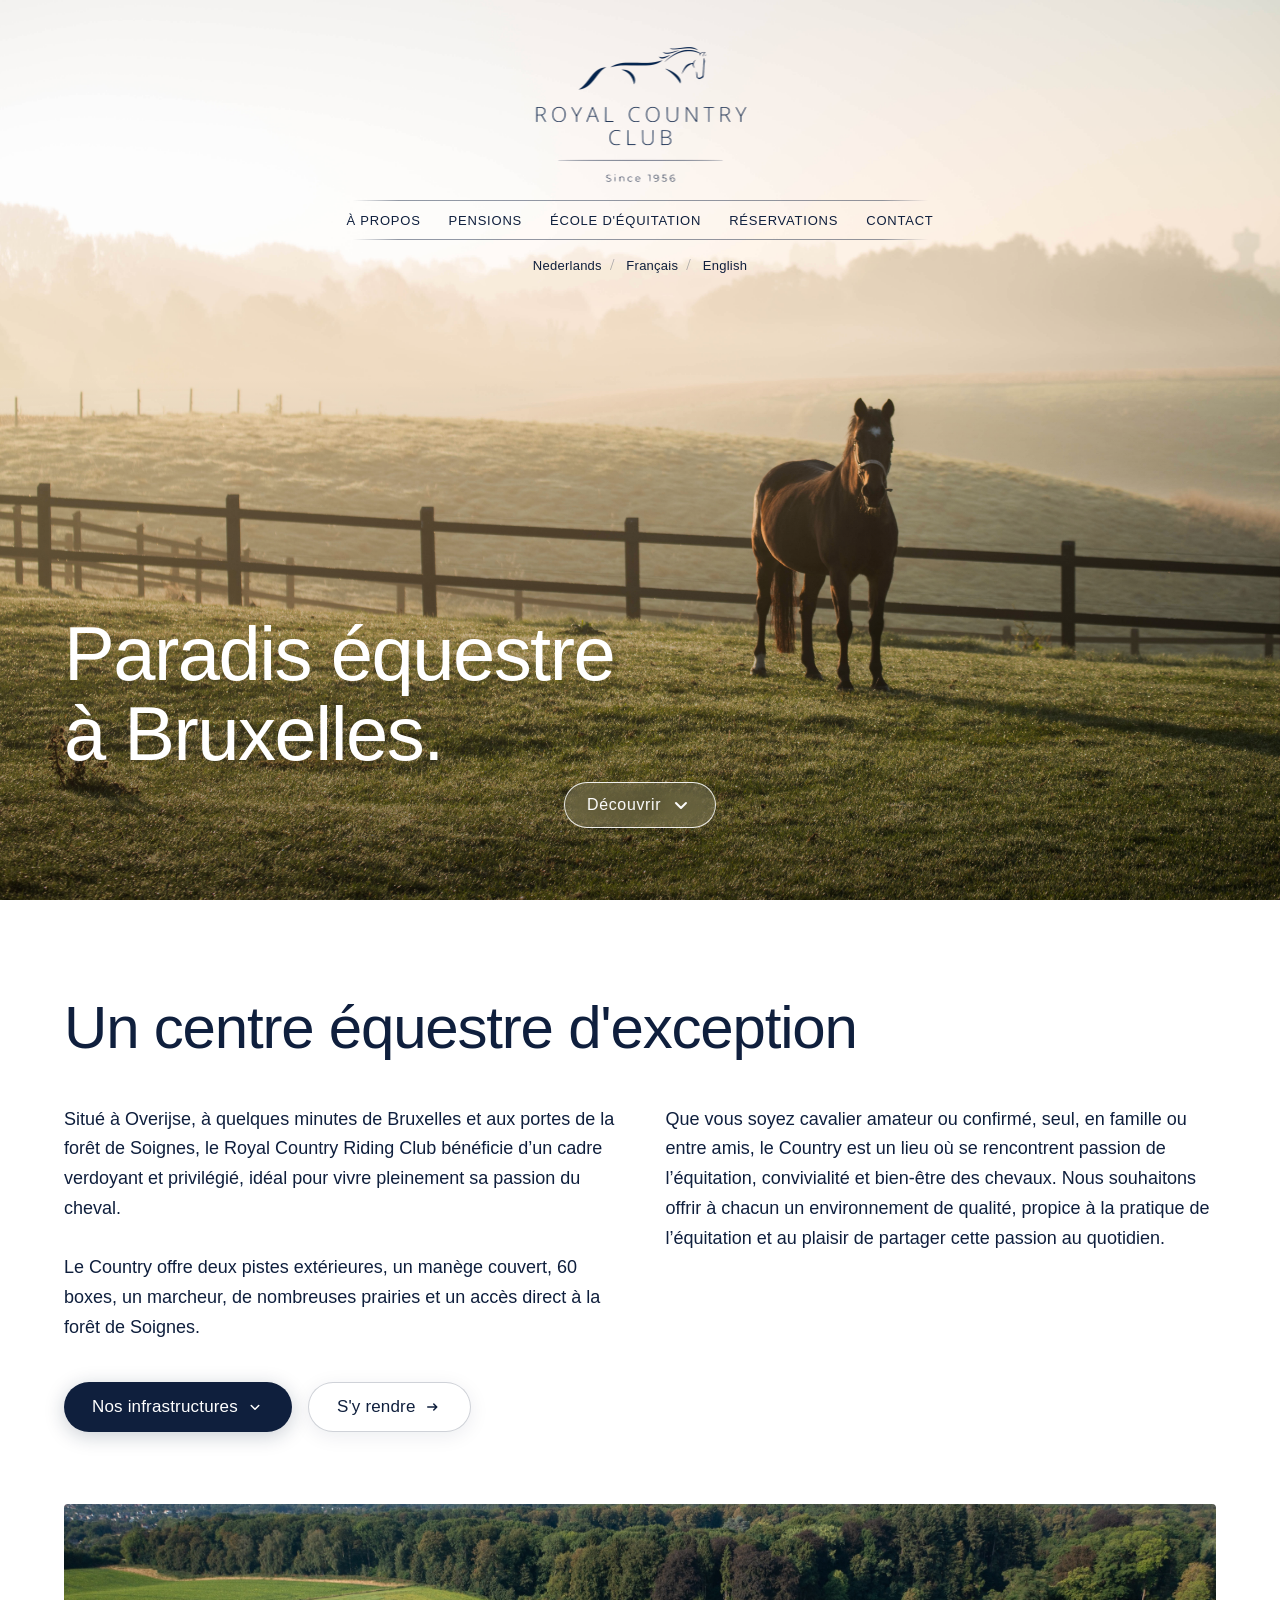
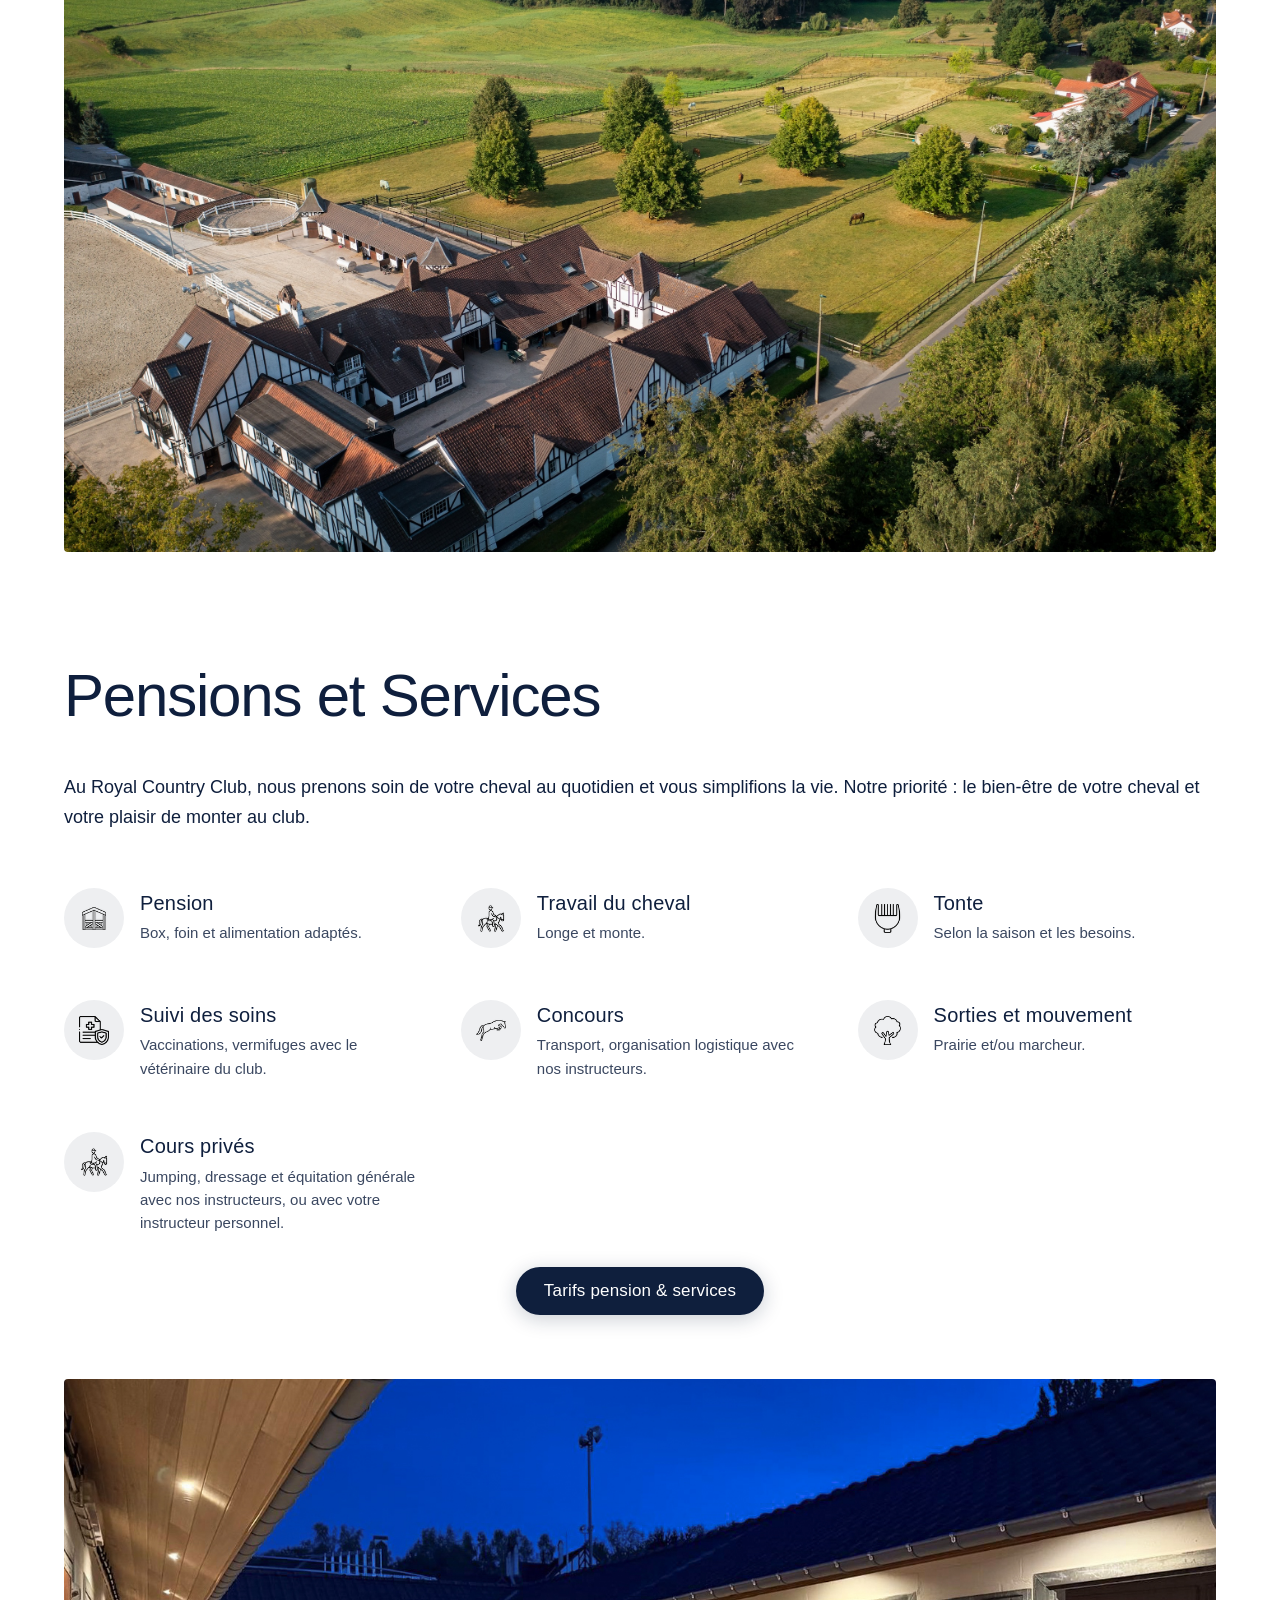
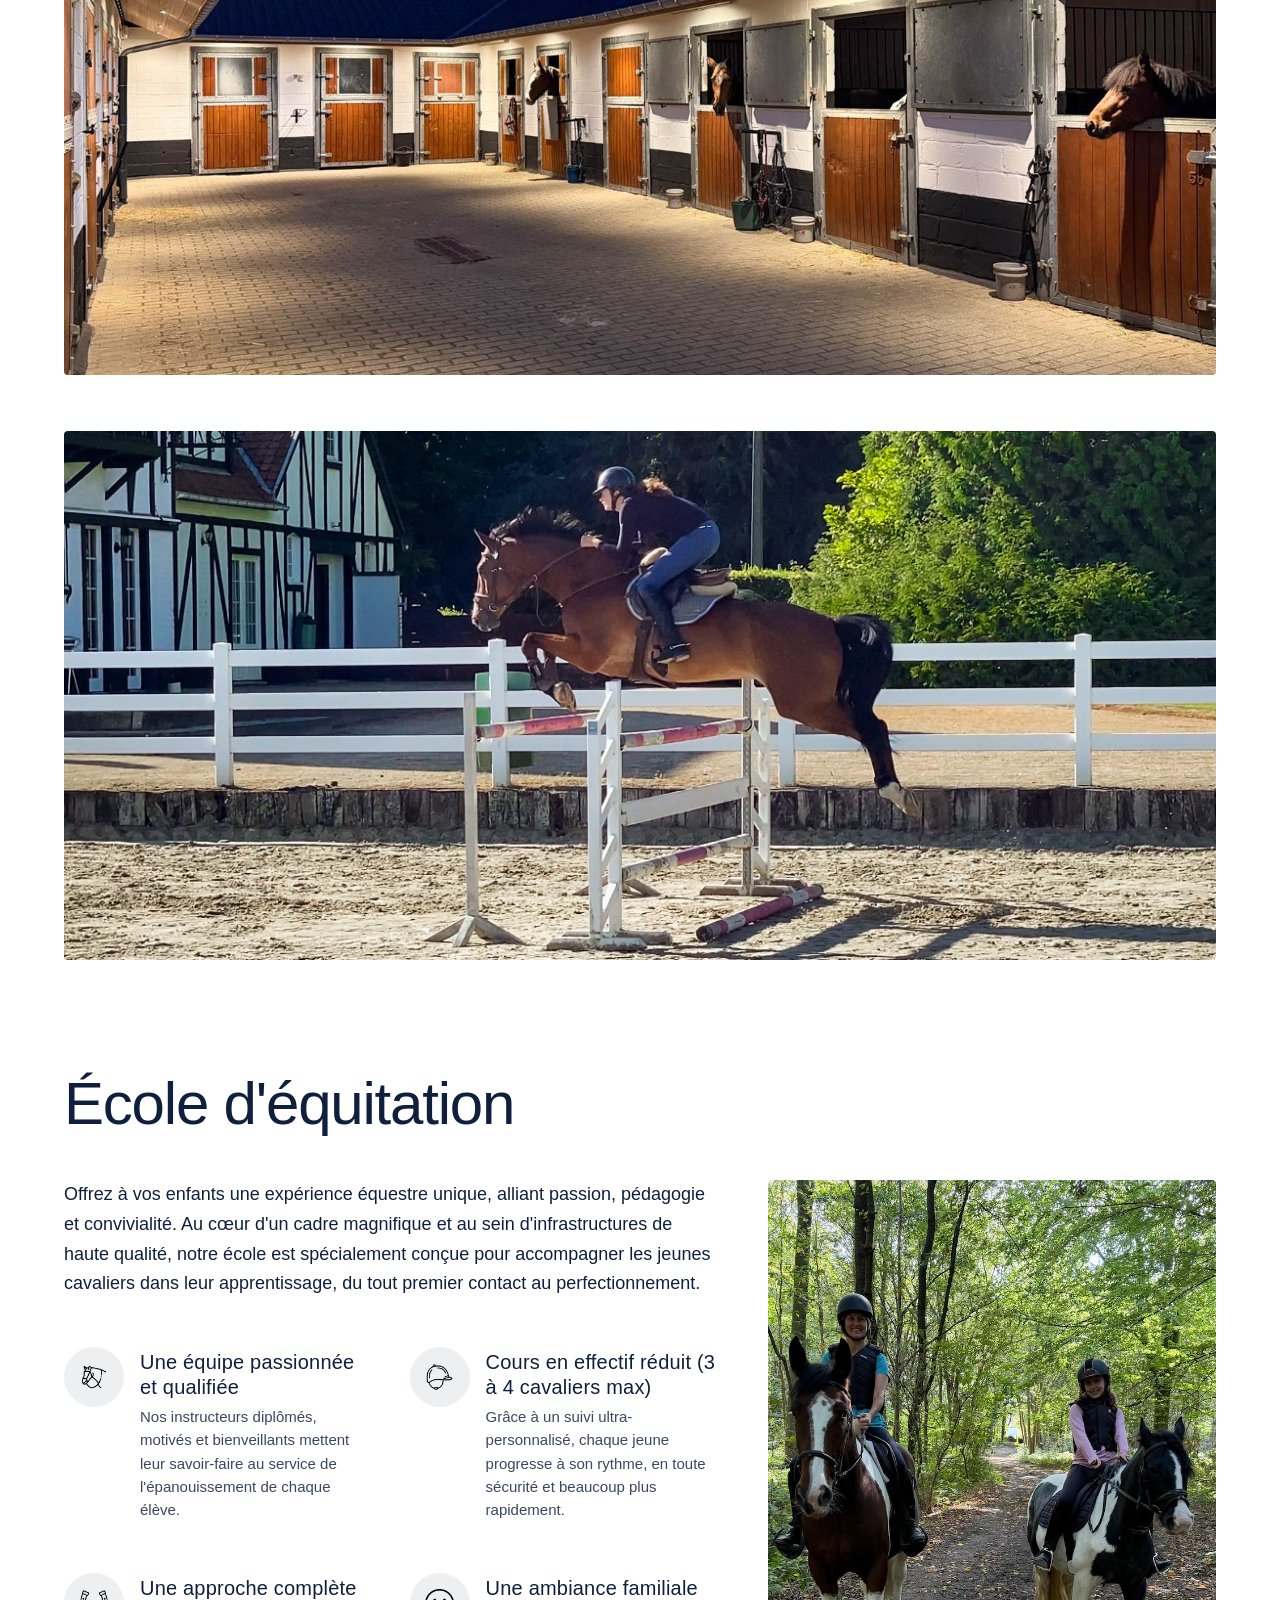
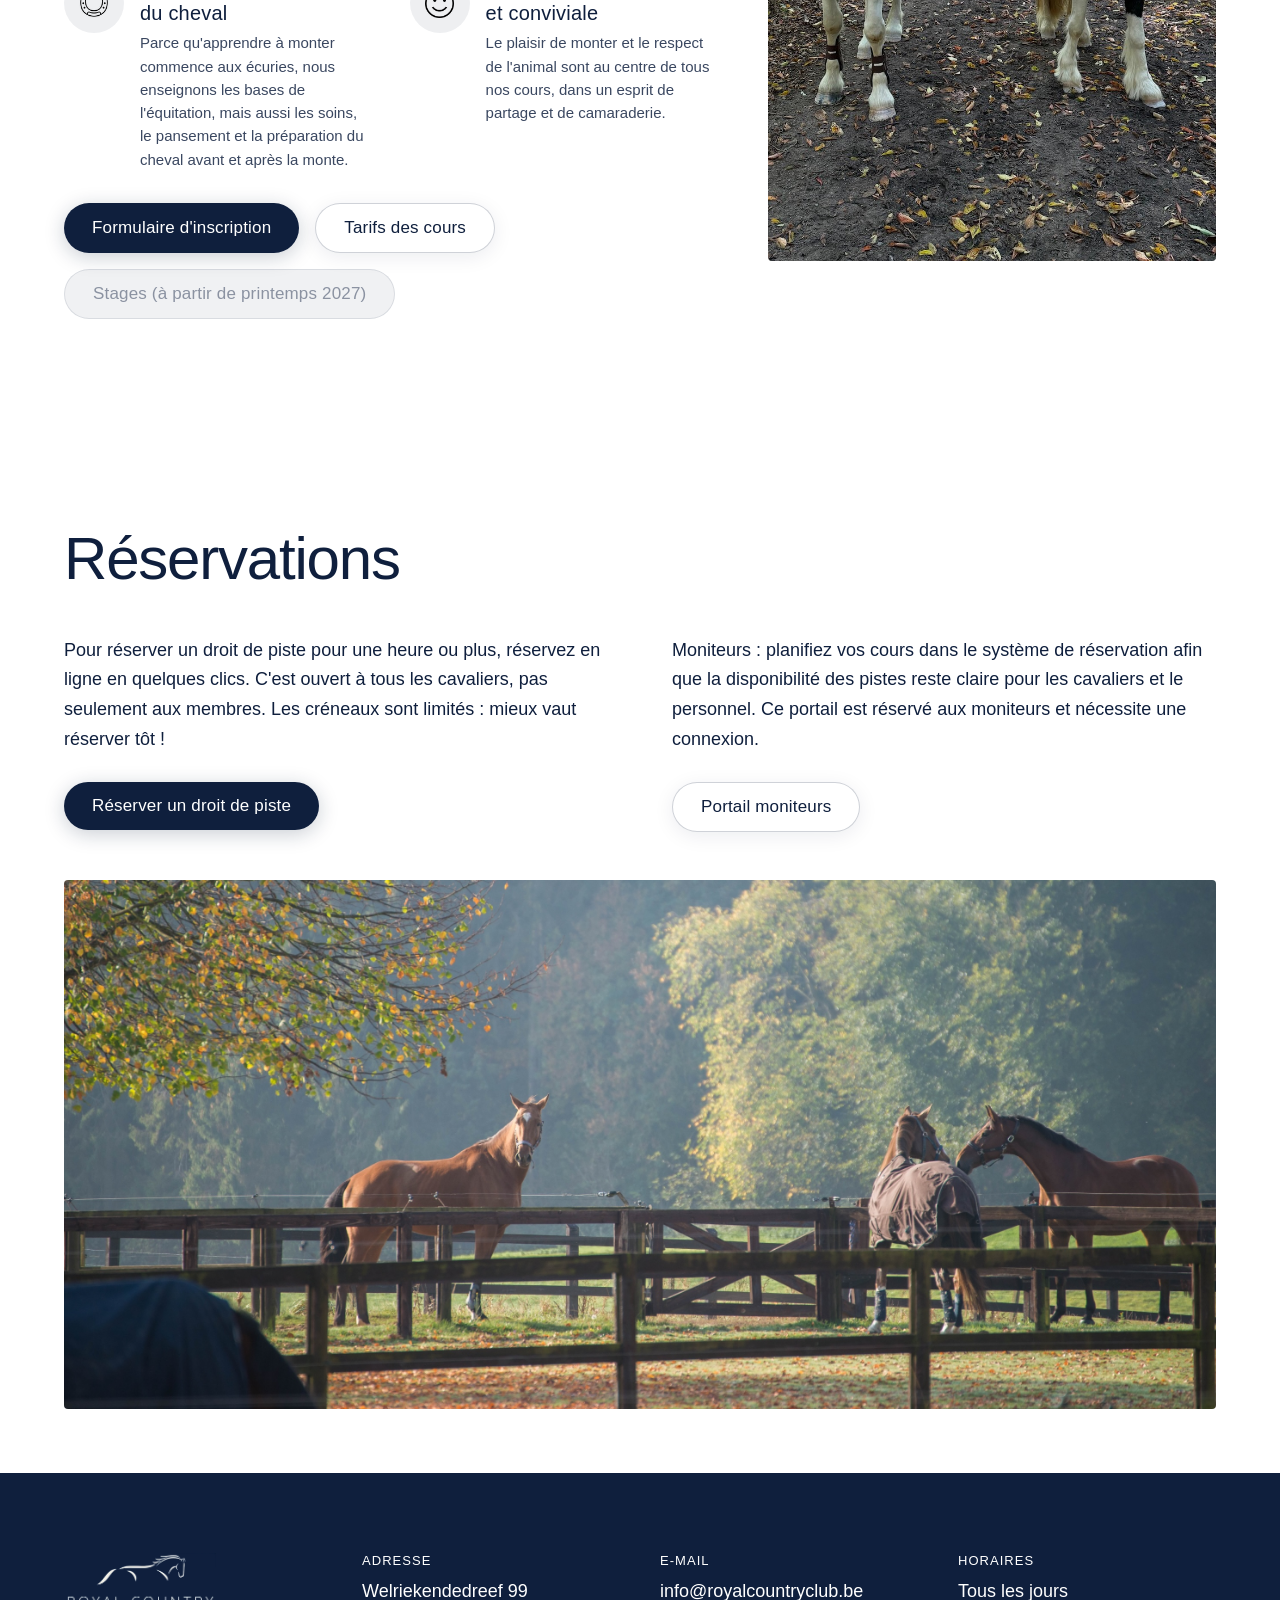
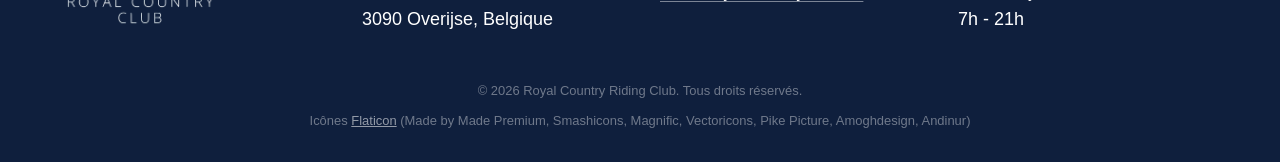
<file: index.html>
<!DOCTYPE html>
<html lang="fr">
  <head>
    <meta charset="utf-8" />
    <meta name="viewport" content="width=device-width, initial-scale=1" />
    <title>Royal Country Riding Club | Club équestre à Bruxelles</title>
    <link rel="icon" href="images/favicon.png" type="image/png" />
    <link rel="stylesheet" href="styles.css?v=86" />
  </head>
  <body>
    <header class="hero">
      <div class="hero__overlay" aria-hidden="true"></div>
      <button
        type="button"
        class="hero__menu-toggle"
        aria-expanded="false"
        aria-controls="hero-menu"
        aria-label="Afficher le menu"
        data-label-hide="Masquer le menu"
      >
        <span class="hero__menu-toggle-bar" aria-hidden="true"></span>
        <span class="hero__menu-toggle-bar" aria-hidden="true"></span>
      </button>
      <div class="hero__brand">
        <img
          class="hero__logo"
          src="images/logo_transparent.png"
          alt="Royal Country Riding Club"
          width="1284"
          height="816"
        />
        <div class="hero__menu" id="hero-menu">
          <nav class="hero__nav" aria-label="Navigation principale">
            <ul class="hero__nav-list">
              <li><a href="#about">À propos</a></li>
              <li><a href="#pensions">Pensions</a></li>
              <li><a href="#riding-school">École d'équitation</a></li>
              <li><a href="#bookings">Réservations</a></li>
              <li>
                <a href="#contact">Contact</a>
              </li>
            </ul>
          </nav>
          <nav class="hero__lang" aria-label="Choix de la langue">
            <ul class="hero__lang-list">
              <li>
                <a
                  class="hero__lang-link"
                  href="index_nl.html"
                  hreflang="nl-BE"
                  lang="nl-BE"
                  >Nederlands</a
                >
              </li>
              <li>
                <span
                  class="hero__lang-link hero__lang-link--current"
                  lang="fr"
                  aria-current="page"
                  >Français</span
                >
              </li>
              <li>
                <a
                  class="hero__lang-link"
                  href="index_en.html"
                  hreflang="en"
                  lang="en"
                  >English</a
                >
              </li>
            </ul>
          </nav>
        </div>
      </div>
      <div class="hero__inner">
        <h1 class="hero__title">
          Paradis équestre à 
          Bruxelles.
        </h1>
        <!--
        <div class="hero__aside">
          <p class="hero__lead">
            Le Royal Country Club est un club équestre exceptionnel situé juste
            à l'extérieur de Bruxelles.
          </p>
          <div class="hero__actions">
            <a
              class="btn btn--primary"
              href="https://maps.app.goo.gl/N6uE9T91Db1KYwo18?g_st=iw"
              target="_blank"
              rel="noopener noreferrer"
              >Accès</a>
          </div>
        </div>
        -->
      </div>
      <a href="#about" class="hero__cta"
        ><span class="hero__cta-label">Découvrir</span
        ><span class="hero__cta-icon" aria-hidden="true"
          ><svg
            xmlns="http://www.w3.org/2000/svg"
            viewBox="0 0 24 24"
            fill="none"
            aria-hidden="true"
          >
            <path
              d="M7 10l5 5 5-5"
              stroke="currentColor"
              stroke-width="2"
              stroke-linecap="round"
              stroke-linejoin="round"
            /></svg></span
      ></a>
    </header>
    <main>
      <section class="welcome">
      <div class="welcome__inner">
        <h2 class="welcome__title" id="about">Un centre équestre d'exception</h2>
        <div class="welcome__columns">
          <div class="welcome__column">
            <p class="welcome__text">
              Situé à Overijse, à quelques minutes de Bruxelles et aux portes de la forêt de Soignes, le Royal Country
              Riding Club bénéficie d’un cadre verdoyant et privilégié, idéal pour vivre pleinement sa passion du cheval. 
              
              <br><br>Le Country offre deux pistes extérieures, un manège couvert, 60 boxes, un marcheur, de nombreuses prairies et un accès direct à la forêt de Soignes.
              
              
            </p>
          </div>
          <p class="welcome__text">
            Que vous soyez cavalier amateur ou confirmé, seul, en famille ou entre amis, le Country est un lieu où se rencontrent passion de l’équitation, convivialité et bien-être des chevaux. Nous souhaitons offrir à chacun un environnement de qualité, propice
            à la pratique de l’équitation et au plaisir de partager cette passion
            au quotidien.
          </p>
        </div>
        <div class="welcome__actions">
          <button
            type="button"
            class="welcome__cta welcome__infrastructures-trigger"
            aria-expanded="false"
            aria-controls="welcome-infrastructures-panel"
          >
            <span class="welcome__cta-label">Nos infrastructures</span
            ><span class="welcome__cta-icon" aria-hidden="true"
              ><svg
                xmlns="http://www.w3.org/2000/svg"
                viewBox="0 0 24 24"
                fill="none"
                aria-hidden="true"
              >
                <path
                  d="M7 10l5 5 5-5"
                  stroke="currentColor"
                  stroke-width="2"
                  stroke-linecap="round"
                  stroke-linejoin="round"
                /></svg
            ></span>
          </button>
          <a
            class="welcome__cta welcome__cta--outline"
            href="https://maps.app.goo.gl/N6uE9T91Db1KYwo18?g_st=iw"
            target="_blank"
            rel="noopener noreferrer"
            ><span class="welcome__cta-label">S'y rendre</span
            ><span class="welcome__cta-icon" aria-hidden="true"
              ><svg
                xmlns="http://www.w3.org/2000/svg"
                viewBox="0 0 24 24"
                fill="none"
                aria-hidden="true"
              >
                <path
                  d="M5 12h10M13 8l4 4-4 4"
                  stroke="currentColor"
                  stroke-width="2"
                  stroke-linecap="round"
                  stroke-linejoin="round"
                /></svg></span
            ></a>
        </div>
        <div
          class="welcome__infrastructures-panel"
          id="welcome-infrastructures-panel"
          aria-hidden="true"
        >
          <div class="welcome__infrastructures-panel-inner">
            <h3 class="welcome__infrastructures-heading">
              Un club qui se renouvelle, une passion qui nous rassemble
            </h3>
            <p class="welcome__text">
              Aujourd’hui, le club dispose de belles infrastructures récemment
              rénovées pour accueillir chevaux et cavaliers dans les meilleures
              conditions&nbsp;:
            </p>
            <ul class="welcome__infrastructures-list">
              <li>
                <strong>Un manège couvert</strong> entièrement rénové de 22 ×
                45 mètres
              </li>
              <li>
                <strong>Deux pistes extérieures</strong> de 65 × 75 mètres et
                de 25 × 45 mètres
              </li>
              <li>
                <strong>60 boxes</strong> confortables, dont une partie a été
                totalement refaite
              </li>
              <li>
                <strong>Un marcheur</strong> neuf, pour favoriser le mouvement
                et le bien-être des chevaux
              </li>
              <li>
                <strong>Des paddocks d’hiver</strong>, pour permettre aux
                chevaux de profiter de sorties pendant la saison froide
              </li>
              <li>
                <strong>De nombreuses prairies</strong>, pour offrir aux
                chevaux des espaces de détente en plein air
              </li>
              <li>
                <strong>Des espaces de détente et des équipements adaptés</strong>
                à la vie quotidienne du club
              </li>
              <li>
                <strong>Un accès direct à la forêt de Soignes</strong>, avec
                des dizaines de kilomètres de chemins de promenade réservés aux
                chevaux et aux cavaliers
              </li>
            </ul>
          </div>
        </div>
        <img
          class="welcome__photo"
          src="images/drone_ensemble.jpg"
          alt="Vue aérienne des installations du Royal Country Riding Club"
          width="1920"
          height="1080"
        />
      </div>
      </section>
      <section class="content-section content-section--pensions">
        <div class="content-section__inner">
          <h2 class="content-section__title" id="pensions">Pensions et Services</h2>
          <div class="content-section__body">
            <p class="content-section__text">
              Au Royal Country Club, nous prenons soin de votre cheval au
              quotidien et vous simplifions la vie. Notre priorité : le bien-être de votre cheval et votre plaisir de
              monter au club.
            </p>
            <ul class="feature-grid feature-grid--three">
              <li class="feature-grid__item">
                <div class="feature-grid__icon" aria-hidden="true">
                  <img
                    src="images/icons/pension-stable.png"
                    alt=""
                    width="26"
                    height="26"
                  />
                </div>
                <div class="feature-grid__body">
                  <h3 class="feature-grid__title">Pension</h3>
                  <p class="feature-grid__text">
                    Box, foin et alimentation adaptés.
                  </p>
                </div>
              </li>
              <li class="feature-grid__item">
                <div class="feature-grid__icon" aria-hidden="true">
                  <img
                    src="images/icons/cours-prives-horse-rider.png"
                    alt=""
                    width="26"
                    height="26"
                  />
                </div>
                <div class="feature-grid__body">
                  <h3 class="feature-grid__title">Travail du cheval</h3>
                  <p class="feature-grid__text">Longe et monte.</p>
                </div>
              </li>
              <li class="feature-grid__item">
                <div class="feature-grid__icon" aria-hidden="true">
                  <img
                    src="images/icons/tonte-clippers.png"
                    alt=""
                    width="26"
                    height="26"
                  />
                </div>
                <div class="feature-grid__body">
                  <h3 class="feature-grid__title">Tonte</h3>
                  <p class="feature-grid__text">
                    Selon la saison et les besoins.
                  </p>
                </div>
              </li>
              <li class="feature-grid__item">
                <div class="feature-grid__icon" aria-hidden="true">
                  <img
                    src="images/icons/soins-health-insurance.png"
                    alt=""
                    width="26"
                    height="26"
                  />
                </div>
                <div class="feature-grid__body">
                  <h3 class="feature-grid__title">Suivi des soins</h3>
                  <p class="feature-grid__text">
                    Vaccinations, vermifuges avec le vétérinaire du club.
                  </p>
                </div>
              </li>
              <li class="feature-grid__item">
                <div class="feature-grid__icon" aria-hidden="true">
                  <img
                    src="images/icons/concours-jumping-horse.png"
                    alt=""
                    width="26"
                    height="26"
                  />
                </div>
                <div class="feature-grid__body">
                  <h3 class="feature-grid__title">Concours</h3>
                  <p class="feature-grid__text">
                    Transport, organisation logistique avec nos instructeurs.
                  </p>
                </div>
              </li>
              <li class="feature-grid__item">
                <div class="feature-grid__icon" aria-hidden="true">
                  <img
                    src="images/icons/sorties-tree.png"
                    alt=""
                    width="26"
                    height="26"
                  />
                </div>
                <div class="feature-grid__body">
                  <h3 class="feature-grid__title">Sorties et mouvement</h3>
                  <p class="feature-grid__text">Prairie et/ou marcheur.</p>
                </div>
              </li>
              <li class="feature-grid__item">
                <div class="feature-grid__icon" aria-hidden="true">
                  <img
                    src="images/icons/cours-prives-horse-rider.png"
                    alt=""
                    width="26"
                    height="26"
                  />
                </div>
                <div class="feature-grid__body">
                  <h3 class="feature-grid__title">Cours privés</h3>
                  <p class="feature-grid__text">
                    Jumping, dressage et équitation générale avec nos
                    instructeurs, ou avec votre instructeur personnel.
                  </p>
                </div>
              </li>
            </ul>
            <div class="content-section__actions">
              <a
                class="welcome__cta"
                href="documents/tarifs.pdf"
                target="_blank"
                rel="noopener noreferrer"
                >Tarifs pension &amp; services</a>
            </div>
            <img
              class="welcome__photo pensions__lead-photo"
              src="images/boxes.jpg"
              alt="Boxes du Royal Country Riding Club"
              width="1561"
              height="808"
              loading="lazy"
            />
          </div>
          <div class="pensions__photos">
            <img
              class="welcome__photo pensions__photo"
              src="images/jump.jpg"
              alt="Cavalier lors d'un concours au Royal Country Club"
              width="1179"
              height="541"
              loading="lazy"
            />
          </div>
        </div>
      </section>
      <section class="content-section content-section--riding-school">
        <div class="content-section__inner">
          <h2 class="content-section__title" id="riding-school">École d'équitation</h2>
          <div class="riding-school__layout">
            <div class="riding-school__content" lang="fr">
              <div class="content-section__body">
                <p class="content-section__text">
                  Offrez à vos enfants une expérience équestre unique, alliant
                  passion, pédagogie et convivialité. Au cœur d'un cadre
                  magnifique et au sein d'infrastructures de haute qualité, notre
                  école est spécialement conçue pour accompagner les jeunes
                  cavaliers dans leur apprentissage, du tout premier contact au
                  perfectionnement.
                </p>
              </div>
              <div class="content-section__detail">
            <ul class="feature-grid feature-grid--two">
              <li class="feature-grid__item">
                <div class="feature-grid__icon" aria-hidden="true">
                  <img
                    src="images/icons/ecole-animal.png"
                    alt=""
                    width="26"
                    height="26"
                  />
                </div>
                <div class="feature-grid__body">
                  <h3 class="feature-grid__title">
                    Une équipe passionnée et qualifiée
                  </h3>
                  <p class="feature-grid__text">
                    Nos instructeurs diplômés, motivés et bienveillants mettent
                    leur savoir-faire au service de l'épanouissement de chaque
                    élève.
                  </p>
                </div>
              </li>
              <li class="feature-grid__item">
                <div class="feature-grid__icon" aria-hidden="true">
                  <img
                    src="images/icons/ecole-helmet.png"
                    alt=""
                    width="26"
                    height="26"
                  />
                </div>
                <div class="feature-grid__body">
                  <h3 class="feature-grid__title">
                    Cours en effectif réduit (3 à 4 cavaliers max)
                  </h3>
                  <p class="feature-grid__text">
                    Grâce à un suivi ultra-personnalisé, chaque jeune progresse à
                    son rythme, en toute sécurité et beaucoup plus rapidement.
                  </p>
                </div>
              </li>
              <li class="feature-grid__item">
                <div class="feature-grid__icon" aria-hidden="true">
                  <img
                    src="images/icons/ecole-horseshoe.png"
                    alt=""
                    width="26"
                    height="26"
                  />
                </div>
                <div class="feature-grid__body">
                  <h3 class="feature-grid__title">
                    Une approche complète du cheval
                  </h3>
                  <p class="feature-grid__text">
                    Parce qu'apprendre à monter commence aux écuries, nous
                    enseignons les bases de l'équitation, mais aussi les soins, le
                    pansement et la préparation du cheval avant et après la monte.
                  </p>
                </div>
              </li>
              <li class="feature-grid__item">
                <div class="feature-grid__icon" aria-hidden="true">
                  <img
                    src="images/icons/ecole-happiness.png"
                    alt=""
                    width="26"
                    height="26"
                  />
                </div>
                <div class="feature-grid__body">
                  <h3 class="feature-grid__title">
                    Une ambiance familiale et conviviale
                  </h3>
                  <p class="feature-grid__text">
                    Le plaisir de monter et le respect de l'animal sont au centre
                    de tous nos cours, dans un esprit de partage et de camaraderie.
                  </p>
                </div>
              </li>
            </ul>
            <div class="content-section__actions">
              <a
                class="welcome__cta"
                href="documents/inscriptions_cours.pdf"
                target="_blank"
                rel="noopener noreferrer"
                >Formulaire d'inscription</a>
              <a
                class="welcome__cta welcome__cta--outline"
                href="documents/tarifs_cours.pdf"
                target="_blank"
                rel="noopener noreferrer"
                >Tarifs des cours</a>
              <span class="welcome__cta welcome__cta--disabled"
                >Stages (à partir de printemps 2027)</span>
            </div>
              </div>
            </div>
            <img
              class="riding-school__photo"
              src="images/riding.jpg"
              alt="Cavaliers de l'école d'équitation au Royal Country Club"
              width="2099"
              height="3191"
            />
          </div>
        </div>
      </section>
      <section class="bookings">
        <div class="bookings__inner">
          <h2 class="bookings__title" id="bookings">Réservations</h2>
          <div class="bookings__columns">
            <div class="bookings__column">
              <p class="bookings__text">
                Pour réserver un droit de piste pour une heure ou plus,
                réservez en ligne en quelques clics. C'est ouvert à tous les
                cavaliers, pas seulement aux membres. Les créneaux sont limités
                : mieux vaut réserver tôt !
              </p>
              <a
                class="bookings__cta"
                href="https://bookings.royalcountryclub.be/arena.html"
                target="_blank"
                rel="noopener noreferrer"
                >Réserver un droit de piste</a>
            </div>
            <div class="bookings__column">
              <p class="bookings__text">
                Moniteurs : planifiez vos cours dans le système de réservation
                afin que la disponibilité des pistes reste claire pour les
                cavaliers et le personnel. Ce portail est réservé aux moniteurs
                et nécessite une connexion.
              </p>
              <a
                class="bookings__cta bookings__cta--outline"
                href="https://bookings.royalcountryclub.be/lessons.html"
                target="_blank"
                rel="noopener noreferrer"
                >Portail moniteurs</a>
            </div>
          </div>
        </div>
      </section>
      <div class="page-end-photo">
        <div class="page-end-photo__inner">
          <img
            class="welcome__photo pensions__photo"
            src="images/prairies.jpeg"
            alt="Chevaux aux prairies du Royal Country Club"
            width="7360"
            height="4912"
            loading="lazy"
          />
        </div>
      </div>
      <section class="contact" id="contact">
        <div class="contact__inner">
          <div class="contact__grid">
            <div class="contact__item contact__item--brand">
              <img
                class="contact__logo"
                src="images/logo_transparent_white.png"
                alt="Royal Country Riding Club"
                width="1284"
                height="816"
              />
            </div>
            <div class="contact__item">
              <h3 class="contact__label">Adresse</h3>
              <p class="contact__value">
                Welriekendedreef 99<br />
                3090 Overijse, Belgique
              </p>
            </div>
            <div class="contact__item">
              <h3 class="contact__label">E-mail</h3>
              <p class="contact__value">
                <a href="mailto:info@royalcountryclub.be"
                  >info@royalcountryclub.be</a>
              </p>
            </div>
            <div class="contact__item">
              <h3 class="contact__label">Horaires</h3>
              <p class="contact__value">
                Tous les jours<br />
                7h - 21h
              </p>
            </div>
          </div>
          <p class="contact__copyright">
            © 2026 Royal Country Riding Club. Tous droits réservés.
          </p>
          <p class="contact__attribution">
            Icônes
            <a
              href="https://www.flaticon.com/"
              target="_blank"
              rel="noopener noreferrer"
              >Flaticon</a
            >
            (Made by Made Premium, Smashicons, Magnific, Vectoricons, Pike
            Picture, Amoghdesign, Andinur)
          </p>
        </div>
      </section>
    </main>
    <script>
      const infraTrigger = document.querySelector(
        ".welcome__infrastructures-trigger"
      );
      const infraPanel = document.getElementById("welcome-infrastructures-panel");
      if (infraTrigger && infraPanel) {
        infraTrigger.addEventListener("click", () => {
          const open = infraPanel.classList.toggle("is-open");
          infraTrigger.setAttribute("aria-expanded", String(open));
          infraPanel.setAttribute("aria-hidden", String(!open));
          infraTrigger.classList.toggle("is-open", open);
        });
      }

      const menuToggle = document.querySelector(".hero__menu-toggle");
      const heroMenu = document.getElementById("hero-menu");
      const mobileNavQuery = window.matchMedia("(max-width: 768px)");

      if (menuToggle && heroMenu) {
        const menuShowLabel = menuToggle.getAttribute("aria-label");
        const menuHideLabel = menuToggle.getAttribute("data-label-hide");

        function setHeroMenuOpen(open) {
          heroMenu.classList.toggle("is-open", open);
          menuToggle.classList.toggle("is-open", open);
          menuToggle.setAttribute("aria-expanded", String(open));
          if (menuShowLabel && menuHideLabel) {
            menuToggle.setAttribute(
              "aria-label",
              open ? menuHideLabel : menuShowLabel
            );
          }
        }

        function closeHeroMenuIfMobile() {
          if (mobileNavQuery.matches) setHeroMenuOpen(false);
        }

        menuToggle.addEventListener("click", () => {
          setHeroMenuOpen(!heroMenu.classList.contains("is-open"));
        });

        heroMenu.querySelectorAll(".hero__nav-list a").forEach((link) => {
          link.addEventListener("click", closeHeroMenuIfMobile);
        });

        mobileNavQuery.addEventListener("change", (event) => {
          if (!event.matches) setHeroMenuOpen(false);
        });

        document.addEventListener("keydown", (event) => {
          if (event.key === "Escape") closeHeroMenuIfMobile();
        });
      }
    </script>
  </body>
</html>
</file>
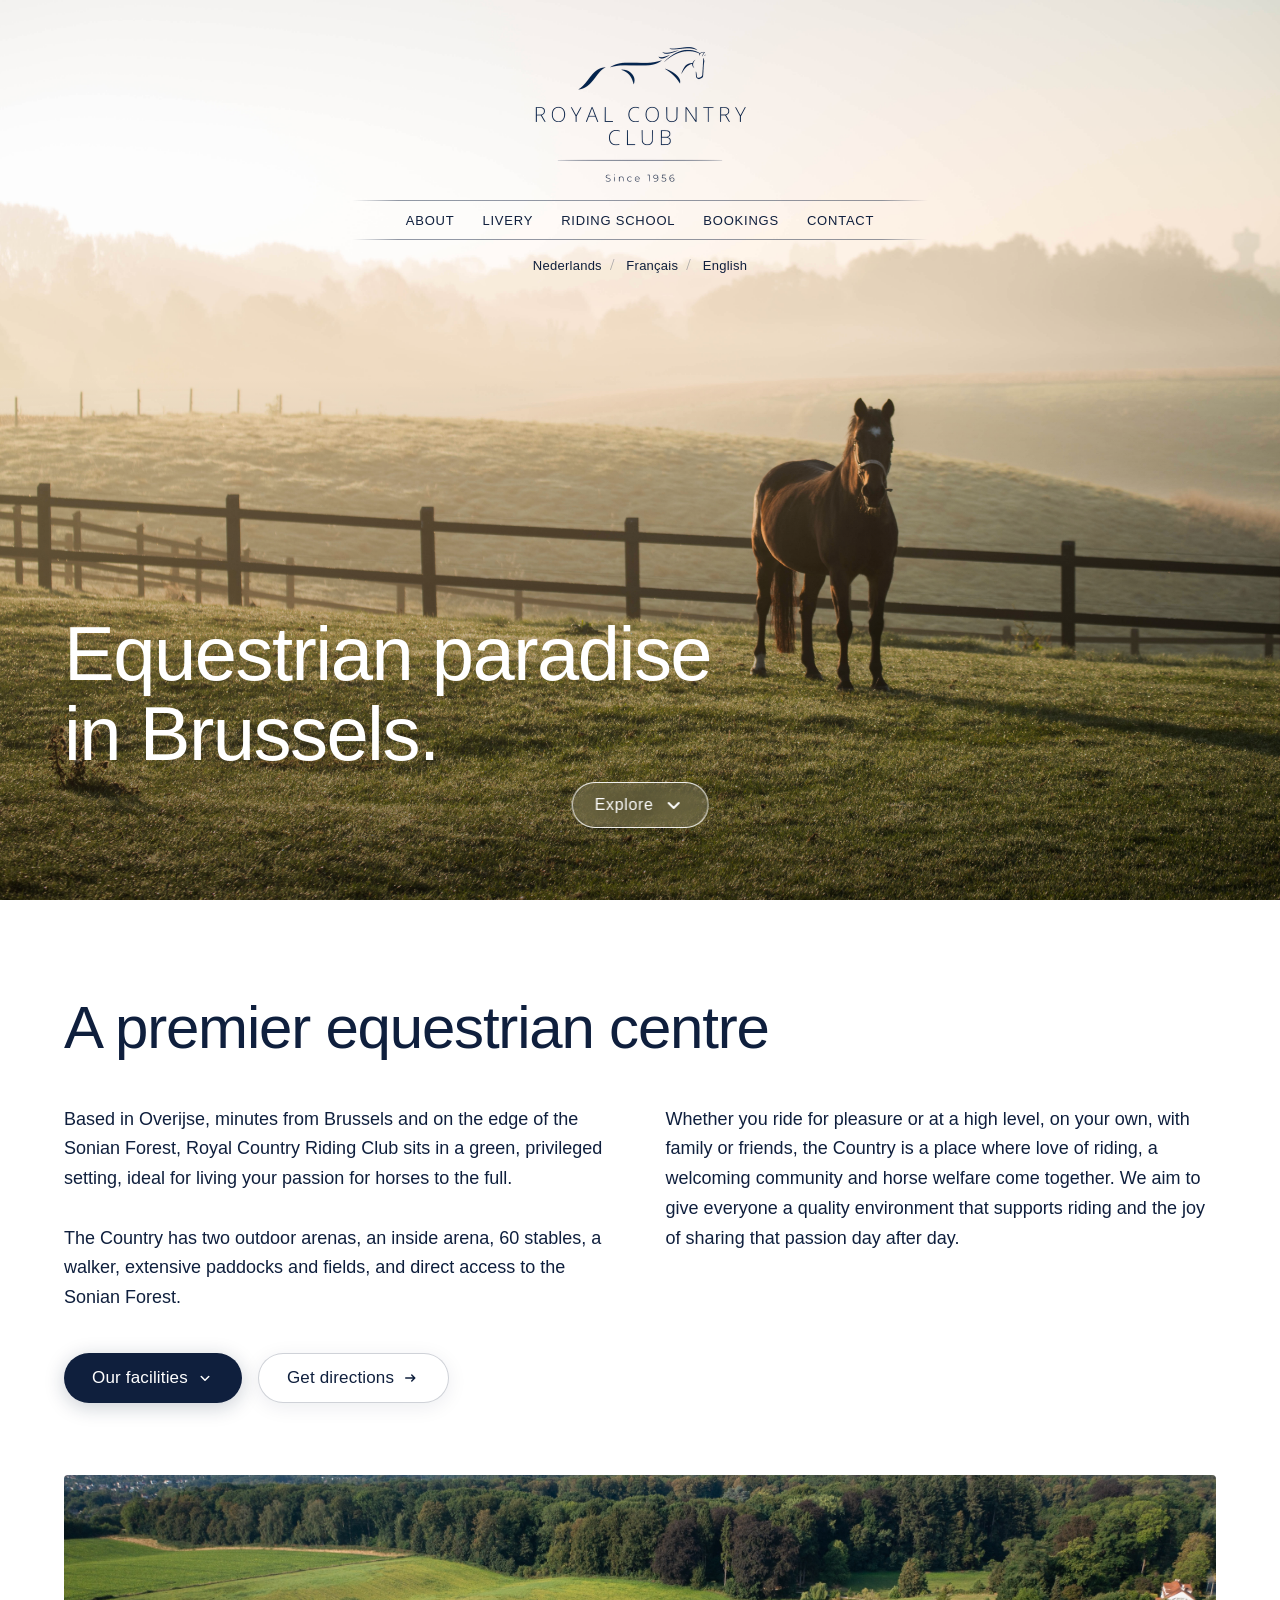
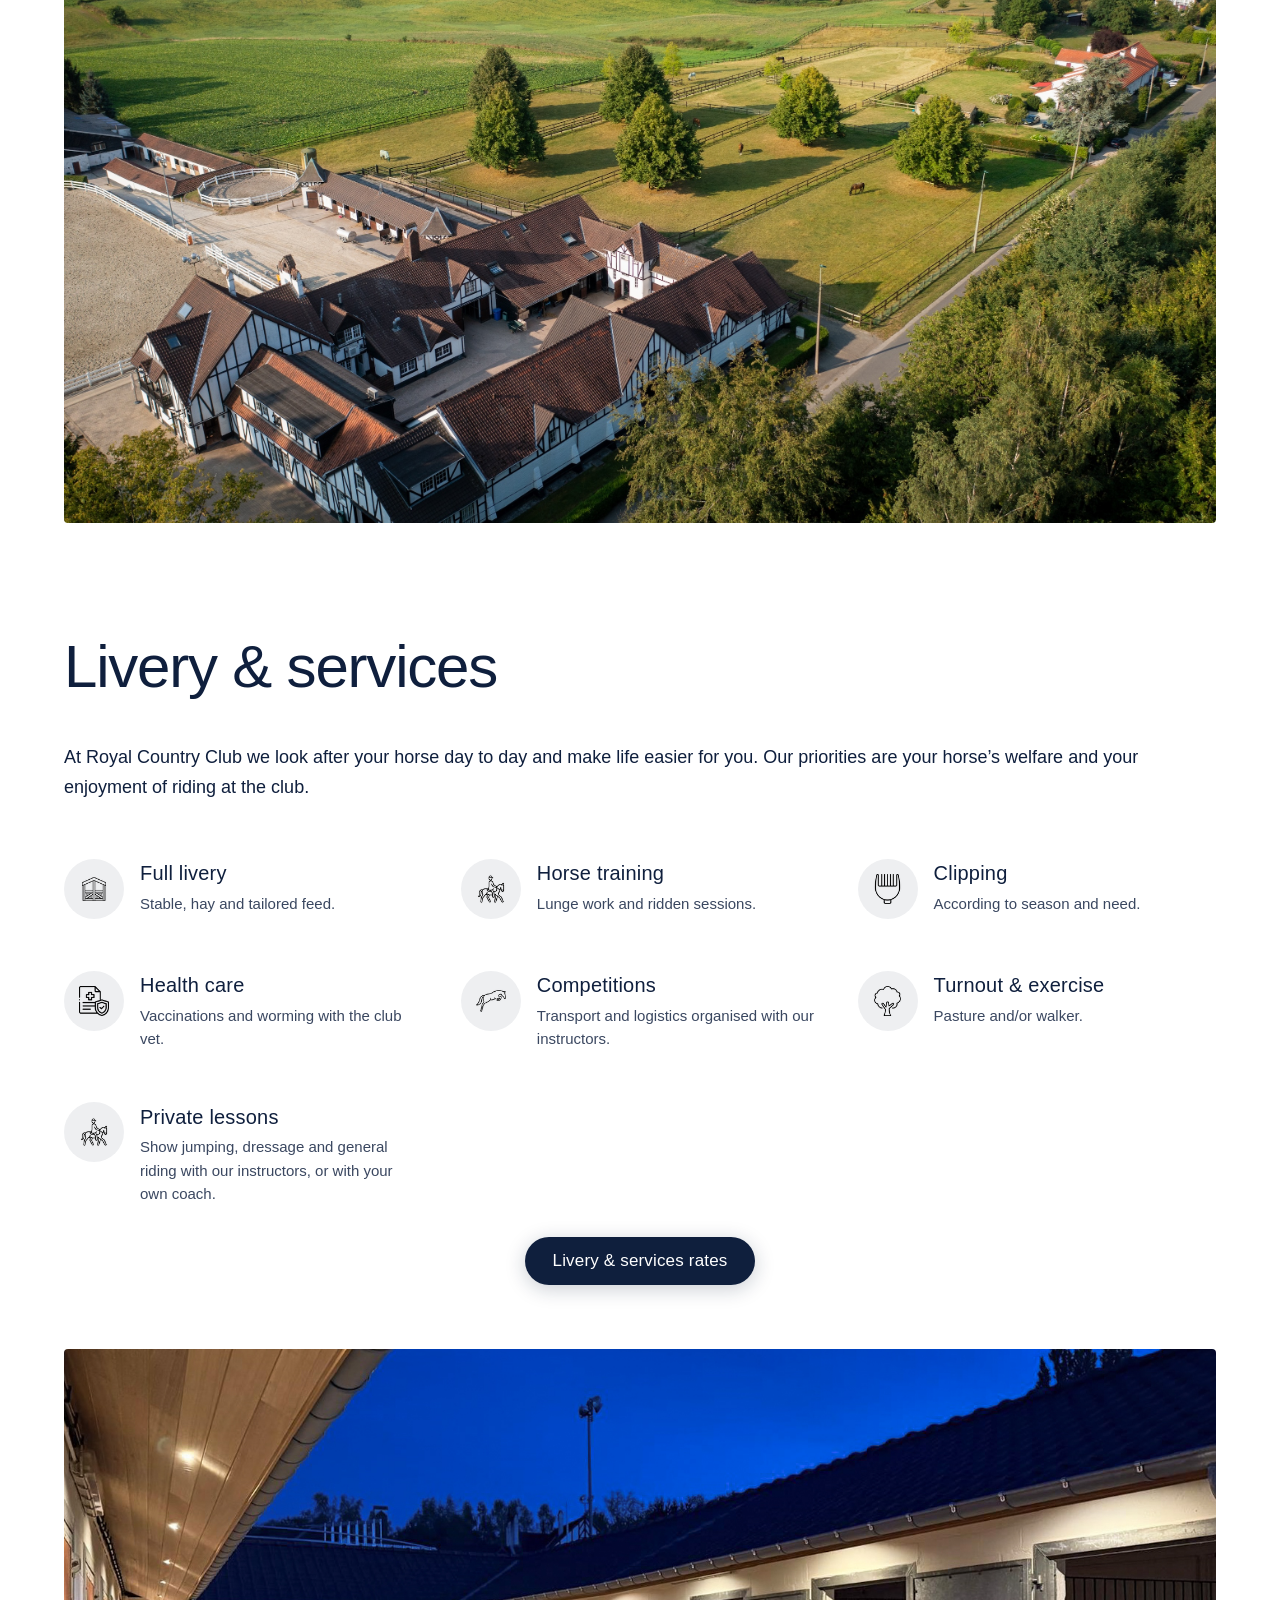
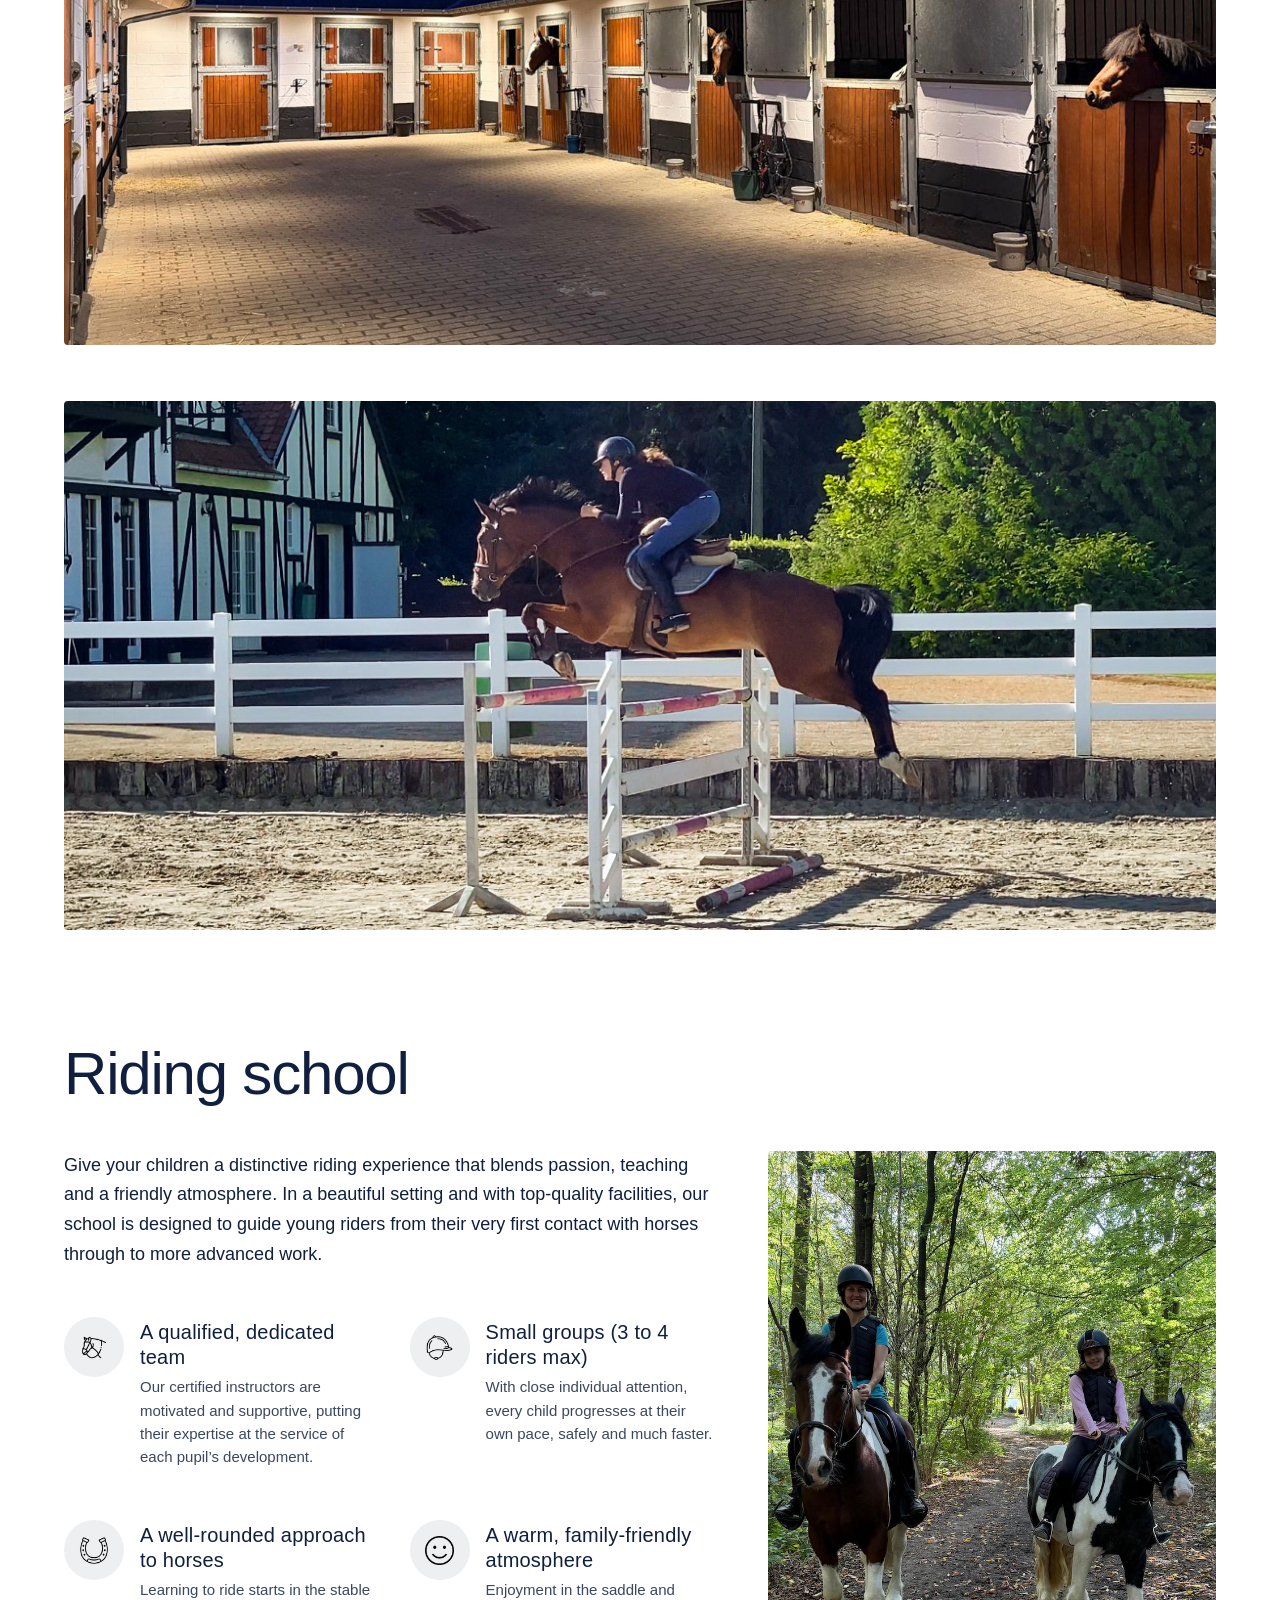
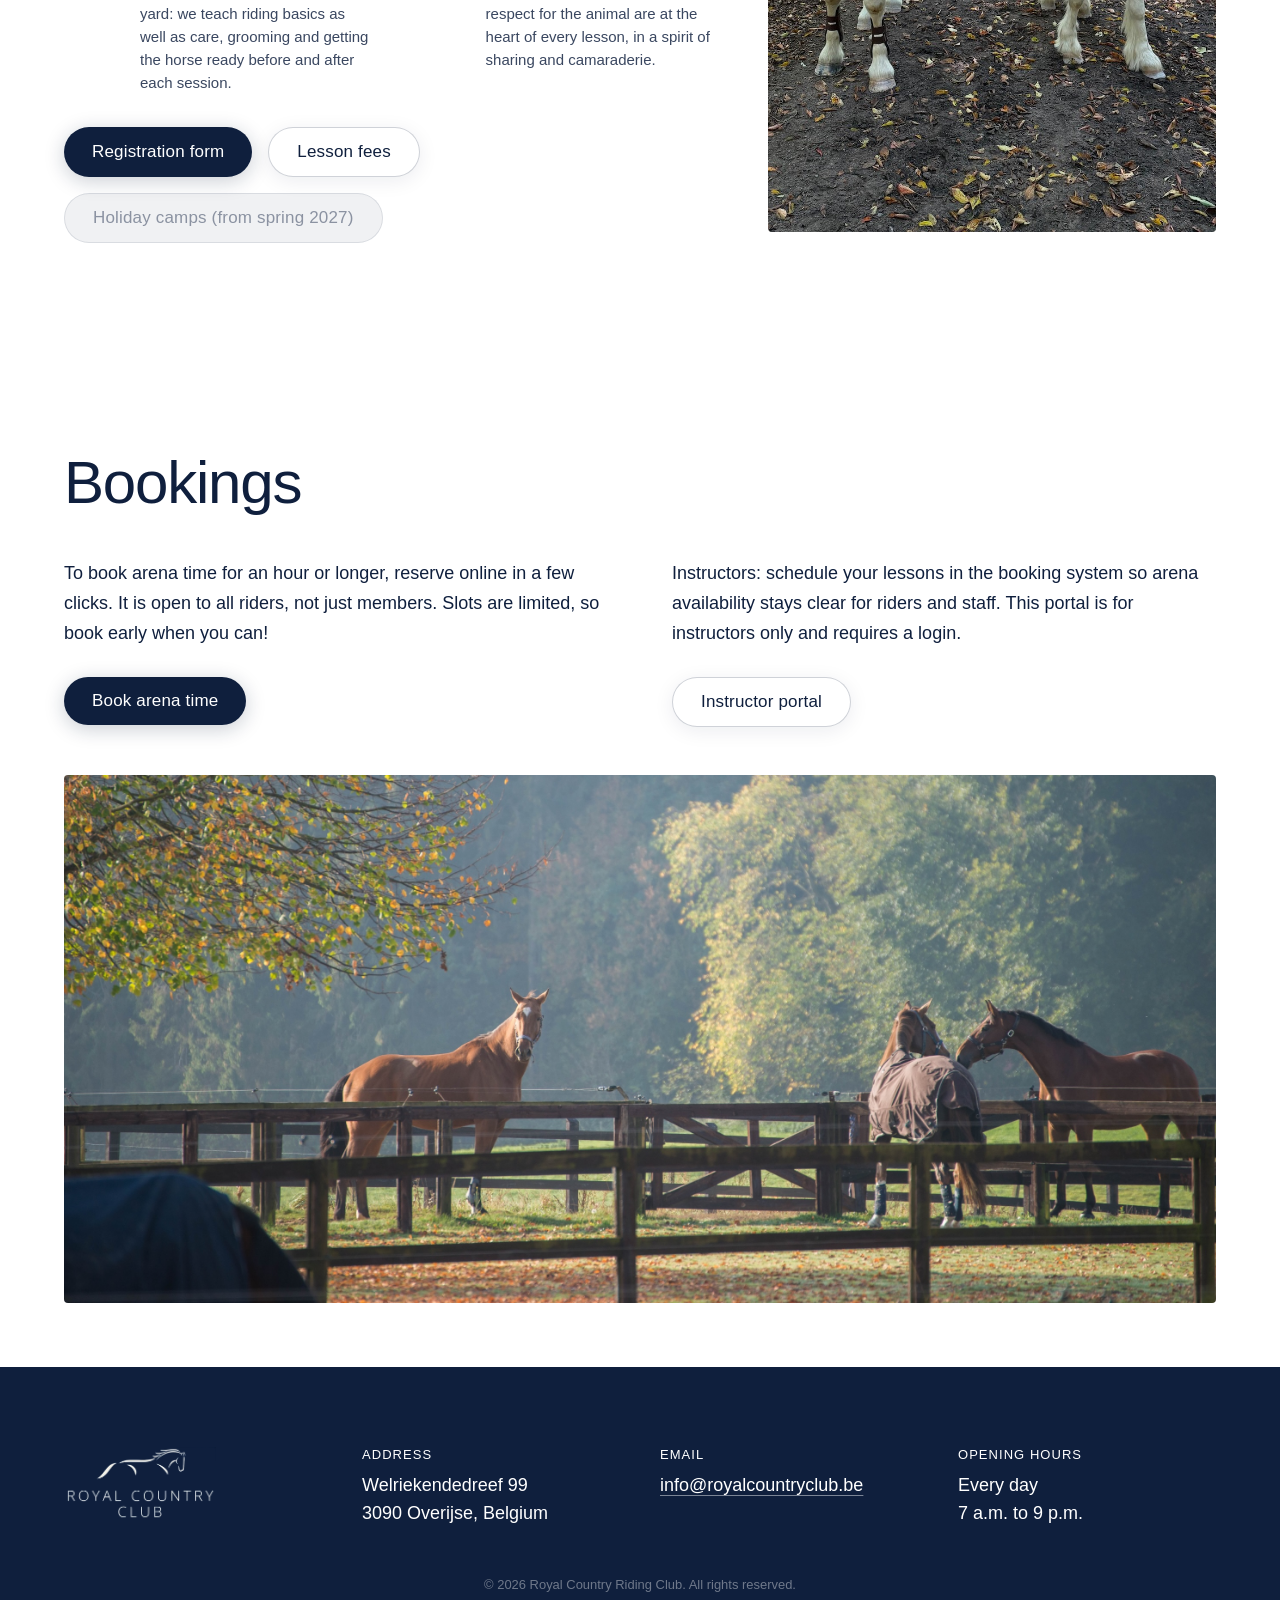
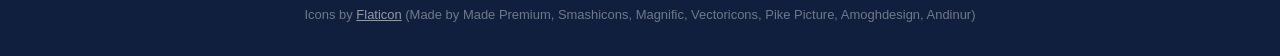
<file: index_en.html>
<!DOCTYPE html>
<html lang="en">
  <head>
    <meta charset="utf-8" />
    <meta name="viewport" content="width=device-width, initial-scale=1" />
    <title>Royal Country Riding Club | Equestrian club near Brussels</title>
    <link rel="icon" href="images/favicon.png" type="image/png" />
    <link rel="stylesheet" href="styles.css?v=86" />
  </head>
  <body>
    <header class="hero">
      <div class="hero__overlay" aria-hidden="true"></div>
      <button
        type="button"
        class="hero__menu-toggle"
        aria-expanded="false"
        aria-controls="hero-menu"
        aria-label="Show menu"
        data-label-hide="Hide menu"
      >
        <span class="hero__menu-toggle-bar" aria-hidden="true"></span>
        <span class="hero__menu-toggle-bar" aria-hidden="true"></span>
      </button>
      <div class="hero__brand">
        <img
          class="hero__logo"
          src="images/logo_transparent.png"
          alt="Royal Country Riding Club"
          width="1284"
          height="816"
        />
        <div class="hero__menu" id="hero-menu">
          <nav class="hero__nav" aria-label="Main navigation">
            <ul class="hero__nav-list">
              <li><a href="#about">About</a></li>
              <li><a href="#pensions">Livery</a></li>
              <li><a href="#riding-school">Riding school</a></li>
              <li><a href="#bookings">Bookings</a></li>
              <li>
                <a href="#contact">Contact</a>
              </li>
            </ul>
          </nav>
          <nav class="hero__lang" aria-label="Language">
            <ul class="hero__lang-list">
              <li>
                <a
                  class="hero__lang-link"
                  href="index_nl.html"
                  hreflang="nl-BE"
                  lang="nl-BE"
                  >Nederlands</a
                >
              </li>
              <li>
                <a
                  class="hero__lang-link"
                  href="index.html"
                  hreflang="fr"
                  lang="fr"
                  >Français</a
                >
              </li>
              <li>
                <span
                  class="hero__lang-link hero__lang-link--current"
                  lang="en"
                  aria-current="page"
                  >English</span
                >
              </li>
            </ul>
          </nav>
        </div>
      </div>
      <div class="hero__inner">
        <h1 class="hero__title">
          Equestrian paradise in
          Brussels.
        </h1>
        <!--
        <div class="hero__aside">
          <p class="hero__lead">
            Royal Country Club is an exceptional equestrian club just outside
            Brussels.
          </p>
          <div class="hero__actions">
            <a
              class="btn btn--primary"
              href="https://maps.app.goo.gl/N6uE9T91Db1KYwo18?g_st=iw"
              target="_blank"
              rel="noopener noreferrer"
              >Directions</a>
          </div>
        </div>
        -->
      </div>
      <a href="#about" class="hero__cta"
        ><span class="hero__cta-label">Explore</span
        ><span class="hero__cta-icon" aria-hidden="true"
          ><svg
            xmlns="http://www.w3.org/2000/svg"
            viewBox="0 0 24 24"
            fill="none"
            aria-hidden="true"
          >
            <path
              d="M7 10l5 5 5-5"
              stroke="currentColor"
              stroke-width="2"
              stroke-linecap="round"
              stroke-linejoin="round"
            /></svg></span
      ></a>
    </header>
    <main>
      <section class="welcome">
      <div class="welcome__inner">
        <h2 class="welcome__title" id="about">A premier equestrian centre</h2>
        <div class="welcome__columns">
          <div class="welcome__column">
            <p class="welcome__text">
              Based in Overijse, minutes from Brussels and on the edge of the Sonian Forest, Royal Country
              Riding Club sits in a green, privileged setting, ideal for living your passion for horses to the full.

              <br><br>The Country has two outdoor arenas, an inside arena, 60 stables, a walker, extensive paddocks and fields, and direct access to the Sonian Forest.


            </p>
          </div>
          <p class="welcome__text">
            Whether you ride for pleasure or at a high level, on your own, with family or friends, the Country is a place where love of riding, a welcoming community and horse welfare come together. We aim to give everyone a quality environment that supports riding and the joy of sharing that passion
            day after day.
          </p>
        </div>
        <div class="welcome__actions">
          <button
            type="button"
            class="welcome__cta welcome__infrastructures-trigger"
            aria-expanded="false"
            aria-controls="welcome-infrastructures-panel"
          >
            <span class="welcome__cta-label">Our facilities</span
            ><span class="welcome__cta-icon" aria-hidden="true"
              ><svg
                xmlns="http://www.w3.org/2000/svg"
                viewBox="0 0 24 24"
                fill="none"
                aria-hidden="true"
              >
                <path
                  d="M7 10l5 5 5-5"
                  stroke="currentColor"
                  stroke-width="2"
                  stroke-linecap="round"
                  stroke-linejoin="round"
                /></svg
            ></span>
          </button>
          <a
            class="welcome__cta welcome__cta--outline"
            href="https://maps.app.goo.gl/N6uE9T91Db1KYwo18?g_st=iw"
            target="_blank"
            rel="noopener noreferrer"
            ><span class="welcome__cta-label">Get directions</span
            ><span class="welcome__cta-icon" aria-hidden="true"
              ><svg
                xmlns="http://www.w3.org/2000/svg"
                viewBox="0 0 24 24"
                fill="none"
                aria-hidden="true"
              >
                <path
                  d="M5 12h10M13 8l4 4-4 4"
                  stroke="currentColor"
                  stroke-width="2"
                  stroke-linecap="round"
                  stroke-linejoin="round"
                /></svg></span
            ></a>
        </div>
        <div
          class="welcome__infrastructures-panel"
          id="welcome-infrastructures-panel"
          aria-hidden="true"
        >
          <div class="welcome__infrastructures-panel-inner">
            <h3 class="welcome__infrastructures-heading">
              A club that keeps evolving, a passion that brings us together
            </h3>
            <p class="welcome__text">
              Today the club offers excellent facilities, recently upgraded to welcome horses and riders in the best
              possible conditions:
            </p>
            <ul class="welcome__infrastructures-list">
              <li>
                <strong>A fully renovated covered arena</strong>, 22 ×
                45 metres
              </li>
              <li>
                <strong>Two outdoor arenas</strong>, 65 × 75 metres and
                25 × 45 metres
              </li>
              <li>
                <strong>60 comfortable stables</strong>, including a section that has been
                completely rebuilt
              </li>
              <li>
                <strong>A new walker</strong> to support movement
                and horse welfare
              </li>
              <li>
                <strong>Winter paddocks</strong> so horses can still enjoy turnout during the cold season
              </li>
              <li>
                <strong>Plenty of pasture</strong> for horses to relax outdoors
              </li>
              <li>
                <strong>Relaxation areas and equipment</strong> suited to everyday life at the club
              </li>
              <li>
                <strong>Direct access to the Sonian Forest</strong>, with
                dozens of kilometres of bridle paths for
                horses and riders
              </li>
            </ul>
          </div>
        </div>
        <img
          class="welcome__photo"
          src="images/drone_ensemble.jpg"
          alt="Aerial view of Royal Country Riding Club facilities"
          width="1920"
          height="1080"
        />
      </div>
      </section>
      <section class="content-section content-section--pensions">
        <div class="content-section__inner">
          <h2 class="content-section__title" id="pensions">Livery &amp; services</h2>
          <div class="content-section__body">
            <p class="content-section__text">
              At Royal Country Club we look after your horse day to day and make life easier for you. Our priorities are your horse’s welfare and your enjoyment of
              riding at the club.
            </p>
            <ul class="feature-grid feature-grid--three">
              <li class="feature-grid__item">
                <div class="feature-grid__icon" aria-hidden="true">
                  <img
                    src="images/icons/pension-stable.png"
                    alt=""
                    width="26"
                    height="26"
                  />
                </div>
                <div class="feature-grid__body">
                  <h3 class="feature-grid__title">Full livery</h3>
                  <p class="feature-grid__text">
                    Stable, hay and tailored feed.
                  </p>
                </div>
              </li>
              <li class="feature-grid__item">
                <div class="feature-grid__icon" aria-hidden="true">
                  <img
                    src="images/icons/cours-prives-horse-rider.png"
                    alt=""
                    width="26"
                    height="26"
                  />
                </div>
                <div class="feature-grid__body">
                  <h3 class="feature-grid__title">Horse training</h3>
                  <p class="feature-grid__text">Lunge work and ridden sessions.</p>
                </div>
              </li>
              <li class="feature-grid__item">
                <div class="feature-grid__icon" aria-hidden="true">
                  <img
                    src="images/icons/tonte-clippers.png"
                    alt=""
                    width="26"
                    height="26"
                  />
                </div>
                <div class="feature-grid__body">
                  <h3 class="feature-grid__title">Clipping</h3>
                  <p class="feature-grid__text">
                    According to season and need.
                  </p>
                </div>
              </li>
              <li class="feature-grid__item">
                <div class="feature-grid__icon" aria-hidden="true">
                  <img
                    src="images/icons/soins-health-insurance.png"
                    alt=""
                    width="26"
                    height="26"
                  />
                </div>
                <div class="feature-grid__body">
                  <h3 class="feature-grid__title">Health care</h3>
                  <p class="feature-grid__text">
                    Vaccinations and worming with the club vet.
                  </p>
                </div>
              </li>
              <li class="feature-grid__item">
                <div class="feature-grid__icon" aria-hidden="true">
                  <img
                    src="images/icons/concours-jumping-horse.png"
                    alt=""
                    width="26"
                    height="26"
                  />
                </div>
                <div class="feature-grid__body">
                  <h3 class="feature-grid__title">Competitions</h3>
                  <p class="feature-grid__text">
                    Transport and logistics organised with our instructors.
                  </p>
                </div>
              </li>
              <li class="feature-grid__item">
                <div class="feature-grid__icon" aria-hidden="true">
                  <img
                    src="images/icons/sorties-tree.png"
                    alt=""
                    width="26"
                    height="26"
                  />
                </div>
                <div class="feature-grid__body">
                  <h3 class="feature-grid__title">Turnout &amp; exercise</h3>
                  <p class="feature-grid__text">Pasture and/or walker.</p>
                </div>
              </li>
              <li class="feature-grid__item">
                <div class="feature-grid__icon" aria-hidden="true">
                  <img
                    src="images/icons/cours-prives-horse-rider.png"
                    alt=""
                    width="26"
                    height="26"
                  />
                </div>
                <div class="feature-grid__body">
                  <h3 class="feature-grid__title">Private lessons</h3>
                  <p class="feature-grid__text">
                    Show jumping, dressage and general riding with our
                    instructors, or with your own coach.
                  </p>
                </div>
              </li>
            </ul>
            <div class="content-section__actions">
              <a
                class="welcome__cta"
                href="documents/tarifs.pdf"
                target="_blank"
                rel="noopener noreferrer"
                >Livery &amp; services rates</a>
            </div>
            <img
              class="welcome__photo pensions__lead-photo"
              src="images/boxes.jpg"
              alt="Stables at Royal Country Riding Club"
              width="1561"
              height="808"
              loading="lazy"
            />
          </div>
          <div class="pensions__photos">
            <img
              class="welcome__photo pensions__photo"
              src="images/jump.jpg"
              alt="Rider competing at Royal Country Club"
              width="1179"
              height="541"
              loading="lazy"
            />
          </div>
        </div>
      </section>
      <section class="content-section content-section--riding-school">
        <div class="content-section__inner">
          <h2 class="content-section__title" id="riding-school">Riding school</h2>
          <div class="riding-school__layout">
            <div class="riding-school__content" lang="en">
              <div class="content-section__body">
                <p class="content-section__text">
                  Give your children a distinctive riding experience that blends
                  passion, teaching and a friendly atmosphere. In a beautiful setting and with top-quality facilities, our
                  school is designed to guide young
                  riders from their very first contact with horses through to more advanced work.
                </p>
              </div>
              <div class="content-section__detail">
            <ul class="feature-grid feature-grid--two">
              <li class="feature-grid__item">
                <div class="feature-grid__icon" aria-hidden="true">
                  <img
                    src="images/icons/ecole-animal.png"
                    alt=""
                    width="26"
                    height="26"
                  />
                </div>
                <div class="feature-grid__body">
                  <h3 class="feature-grid__title">
                    A qualified, dedicated team
                  </h3>
                  <p class="feature-grid__text">
                    Our certified instructors are motivated and supportive, putting their expertise at the service of each
                    pupil’s development.
                  </p>
                </div>
              </li>
              <li class="feature-grid__item">
                <div class="feature-grid__icon" aria-hidden="true">
                  <img
                    src="images/icons/ecole-helmet.png"
                    alt=""
                    width="26"
                    height="26"
                  />
                </div>
                <div class="feature-grid__body">
                  <h3 class="feature-grid__title">
                    Small groups (3 to 4 riders max)
                  </h3>
                  <p class="feature-grid__text">
                    With close individual attention, every child progresses at
                    their own pace, safely and much faster.
                  </p>
                </div>
              </li>
              <li class="feature-grid__item">
                <div class="feature-grid__icon" aria-hidden="true">
                  <img
                    src="images/icons/ecole-horseshoe.png"
                    alt=""
                    width="26"
                    height="26"
                  />
                </div>
                <div class="feature-grid__body">
                  <h3 class="feature-grid__title">
                    A well-rounded approach to horses
                  </h3>
                  <p class="feature-grid__text">
                    Learning to ride starts in the stable yard: we teach riding basics as well as care, grooming and getting the horse ready before and after each session.
                  </p>
                </div>
              </li>
              <li class="feature-grid__item">
                <div class="feature-grid__icon" aria-hidden="true">
                  <img
                    src="images/icons/ecole-happiness.png"
                    alt=""
                    width="26"
                    height="26"
                  />
                </div>
                <div class="feature-grid__body">
                  <h3 class="feature-grid__title">
                    A warm, family-friendly atmosphere
                  </h3>
                  <p class="feature-grid__text">
                    Enjoyment in the saddle and respect for the animal are at the heart
                    of every lesson, in a spirit of sharing and camaraderie.
                  </p>
                </div>
              </li>
            </ul>
            <div class="content-section__actions">
              <a
                class="welcome__cta"
                href="documents/inscriptions_cours.pdf"
                target="_blank"
                rel="noopener noreferrer"
                >Registration form</a>
              <a
                class="welcome__cta welcome__cta--outline"
                href="documents/tarifs_cours.pdf"
                target="_blank"
                rel="noopener noreferrer"
                >Lesson fees</a>
              <span class="welcome__cta welcome__cta--disabled"
                >Holiday camps (from spring 2027)</span>
            </div>
              </div>
            </div>
            <img
              class="riding-school__photo"
              src="images/riding.jpg"
              alt="Riding school pupils at Royal Country Club"
              width="2099"
              height="3191"
            />
          </div>
        </div>
      </section>
      <section class="bookings">
        <div class="bookings__inner">
          <h2 class="bookings__title" id="bookings">Bookings</h2>
          <div class="bookings__columns">
            <div class="bookings__column">
              <p class="bookings__text">
                To book arena time for an hour or longer,
                reserve online in a few clicks. It is open to all
                riders, not just members. Slots are limited,
                so book early when you can!
              </p>
              <a
                class="bookings__cta"
                href="https://bookings.royalcountryclub.be/arena.html"
                target="_blank"
                rel="noopener noreferrer"
                >Book arena time</a>
            </div>
            <div class="bookings__column">
              <p class="bookings__text">
                Instructors: schedule your lessons in the booking system
                so arena availability stays clear for
                riders and staff. This portal is for instructors
                only and requires a login.
              </p>
              <a
                class="bookings__cta bookings__cta--outline"
                href="https://bookings.royalcountryclub.be/lessons.html"
                target="_blank"
                rel="noopener noreferrer"
                >Instructor portal</a>
            </div>
          </div>
        </div>
      </section>
      <div class="page-end-photo">
        <div class="page-end-photo__inner">
          <img
            class="welcome__photo pensions__photo"
            src="images/prairies.jpeg"
            alt="Horses in the pastures at Royal Country Club"
            width="7360"
            height="4912"
            loading="lazy"
          />
        </div>
      </div>
      <section class="contact" id="contact">
        <div class="contact__inner">
          <div class="contact__grid">
            <div class="contact__item contact__item--brand">
              <img
                class="contact__logo"
                src="images/logo_transparent_white.png"
                alt="Royal Country Riding Club"
                width="1284"
                height="816"
              />
            </div>
            <div class="contact__item">
              <h3 class="contact__label">Address</h3>
              <p class="contact__value">
                Welriekendedreef 99<br />
                3090 Overijse, Belgium
              </p>
            </div>
            <div class="contact__item">
              <h3 class="contact__label">Email</h3>
              <p class="contact__value">
                <a href="mailto:info@royalcountryclub.be"
                  >info@royalcountryclub.be</a>
              </p>
            </div>
            <div class="contact__item">
              <h3 class="contact__label">Opening hours</h3>
              <p class="contact__value">
                Every day<br />
                7 a.m. to 9 p.m.
              </p>
            </div>
          </div>
          <p class="contact__copyright">
            © 2026 Royal Country Riding Club. All rights reserved.
          </p>
          <p class="contact__attribution">
            Icons by
            <a
              href="https://www.flaticon.com/"
              target="_blank"
              rel="noopener noreferrer"
              >Flaticon</a
            >
            (Made by Made Premium, Smashicons, Magnific, Vectoricons, Pike
            Picture, Amoghdesign, Andinur)
          </p>
        </div>
      </section>
    </main>
    <script>
      const infraTrigger = document.querySelector(
        ".welcome__infrastructures-trigger"
      );
      const infraPanel = document.getElementById("welcome-infrastructures-panel");
      if (infraTrigger && infraPanel) {
        infraTrigger.addEventListener("click", () => {
          const open = infraPanel.classList.toggle("is-open");
          infraTrigger.setAttribute("aria-expanded", String(open));
          infraPanel.setAttribute("aria-hidden", String(!open));
          infraTrigger.classList.toggle("is-open", open);
        });
      }

      const menuToggle = document.querySelector(".hero__menu-toggle");
      const heroMenu = document.getElementById("hero-menu");
      const mobileNavQuery = window.matchMedia("(max-width: 768px)");

      if (menuToggle && heroMenu) {
        const menuShowLabel = menuToggle.getAttribute("aria-label");
        const menuHideLabel = menuToggle.getAttribute("data-label-hide");

        function setHeroMenuOpen(open) {
          heroMenu.classList.toggle("is-open", open);
          menuToggle.classList.toggle("is-open", open);
          menuToggle.setAttribute("aria-expanded", String(open));
          if (menuShowLabel && menuHideLabel) {
            menuToggle.setAttribute(
              "aria-label",
              open ? menuHideLabel : menuShowLabel
            );
          }
        }

        function closeHeroMenuIfMobile() {
          if (mobileNavQuery.matches) setHeroMenuOpen(false);
        }

        menuToggle.addEventListener("click", () => {
          setHeroMenuOpen(!heroMenu.classList.contains("is-open"));
        });

        heroMenu.querySelectorAll(".hero__nav-list a").forEach((link) => {
          link.addEventListener("click", closeHeroMenuIfMobile);
        });

        mobileNavQuery.addEventListener("change", (event) => {
          if (!event.matches) setHeroMenuOpen(false);
        });

        document.addEventListener("keydown", (event) => {
          if (event.key === "Escape") closeHeroMenuIfMobile();
        });
      }
    </script>
  </body>
</html>
</file>
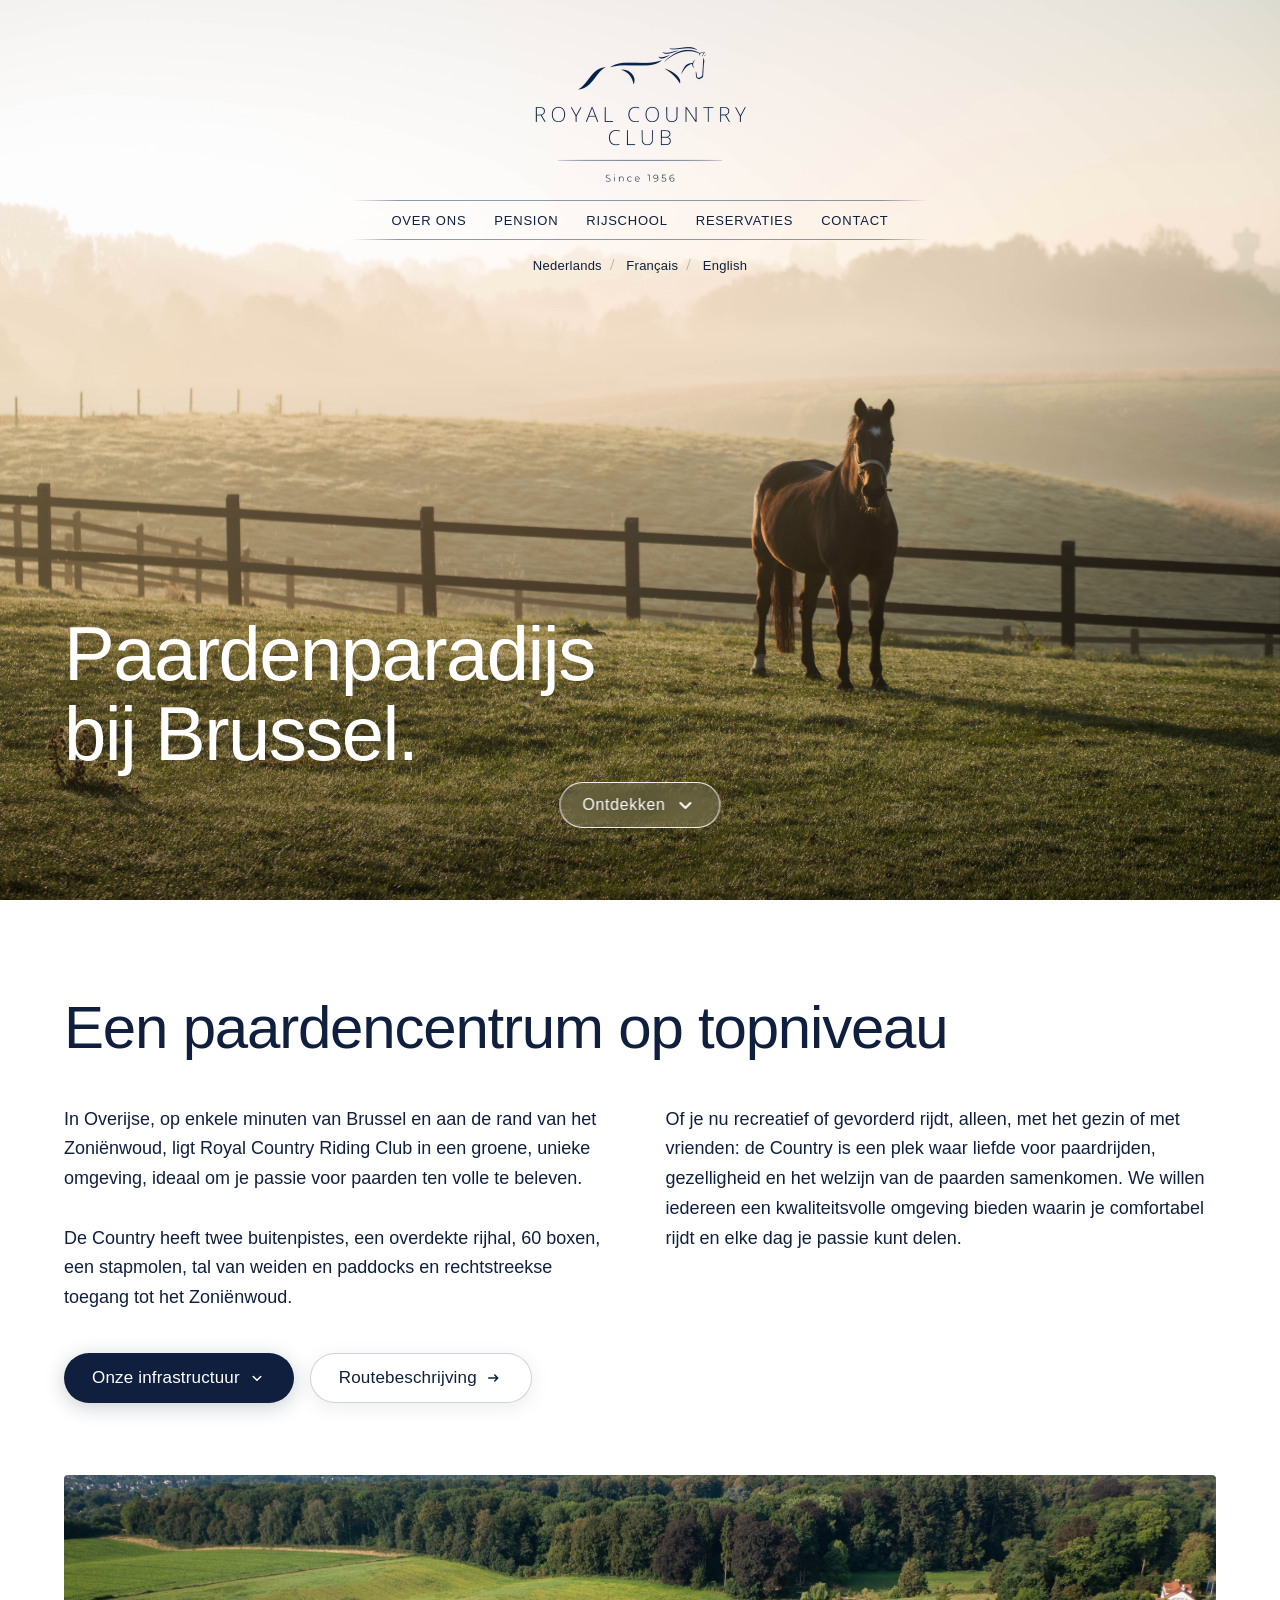
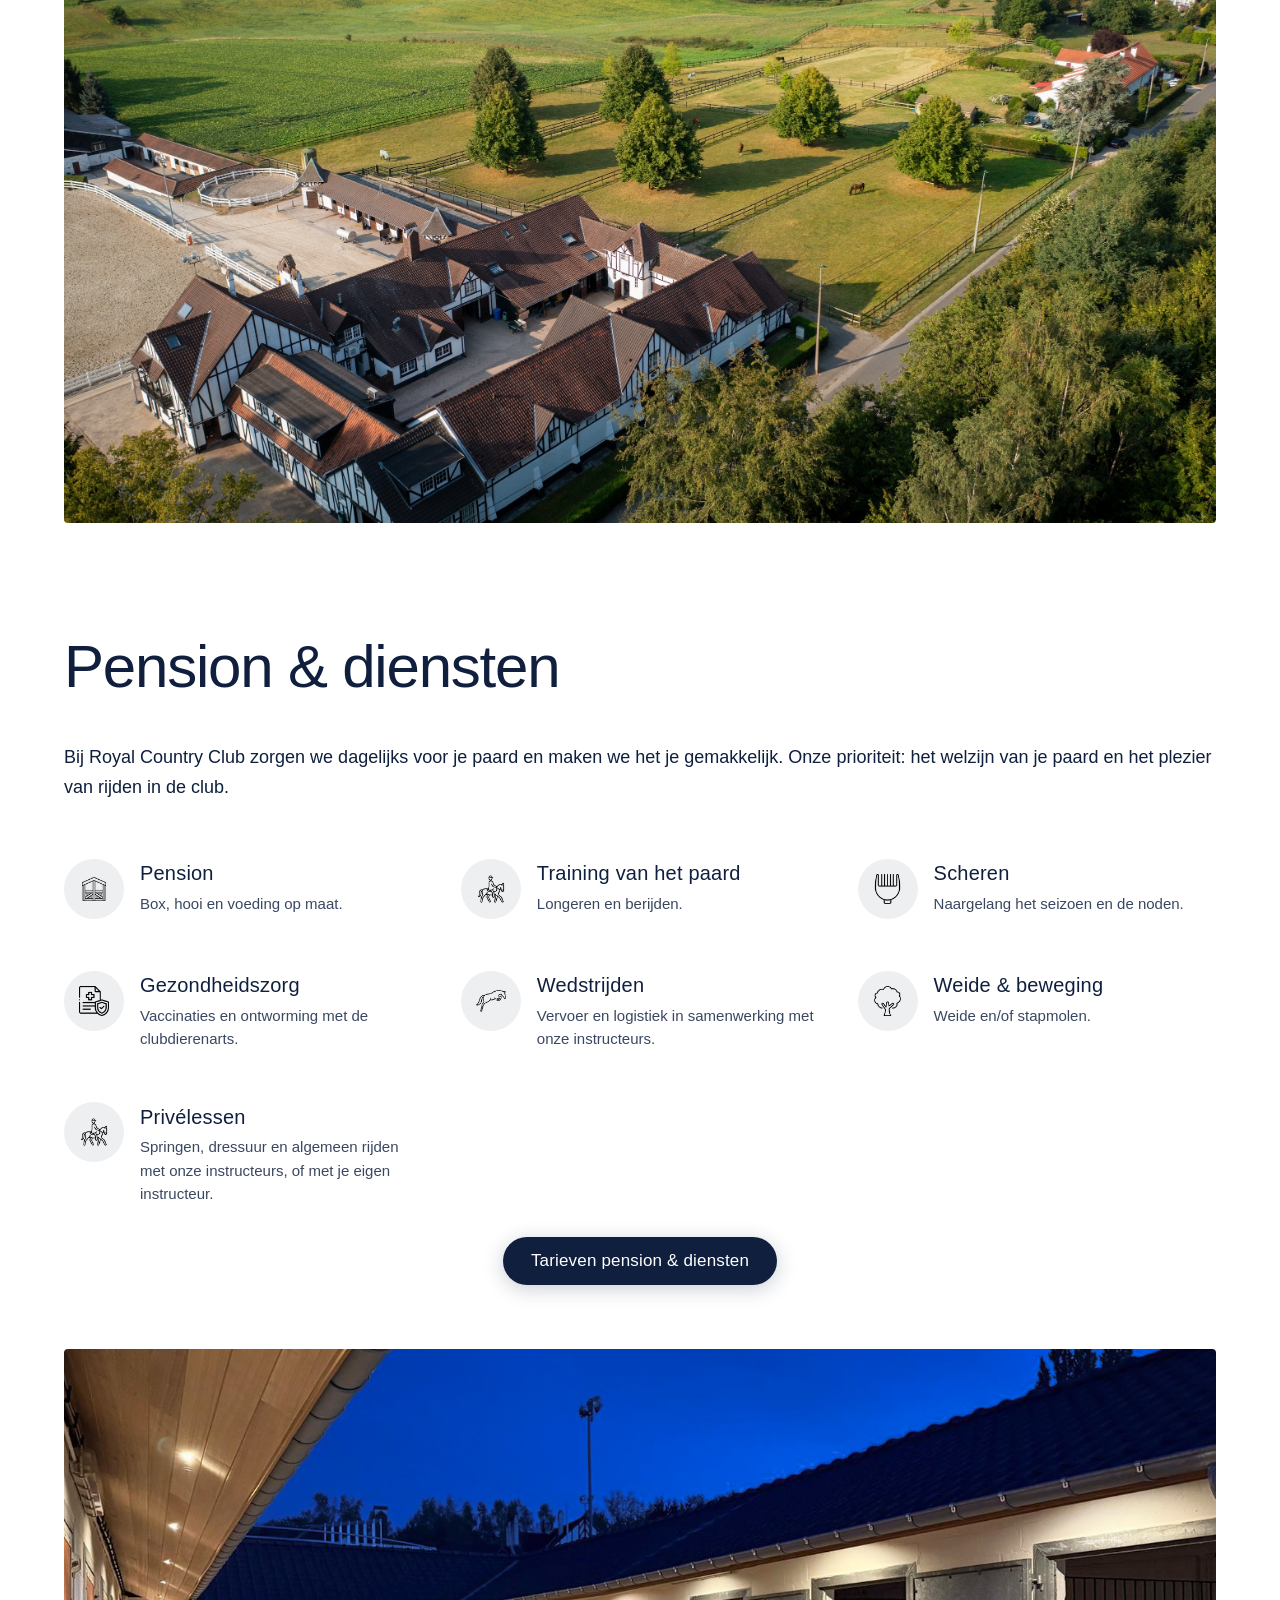
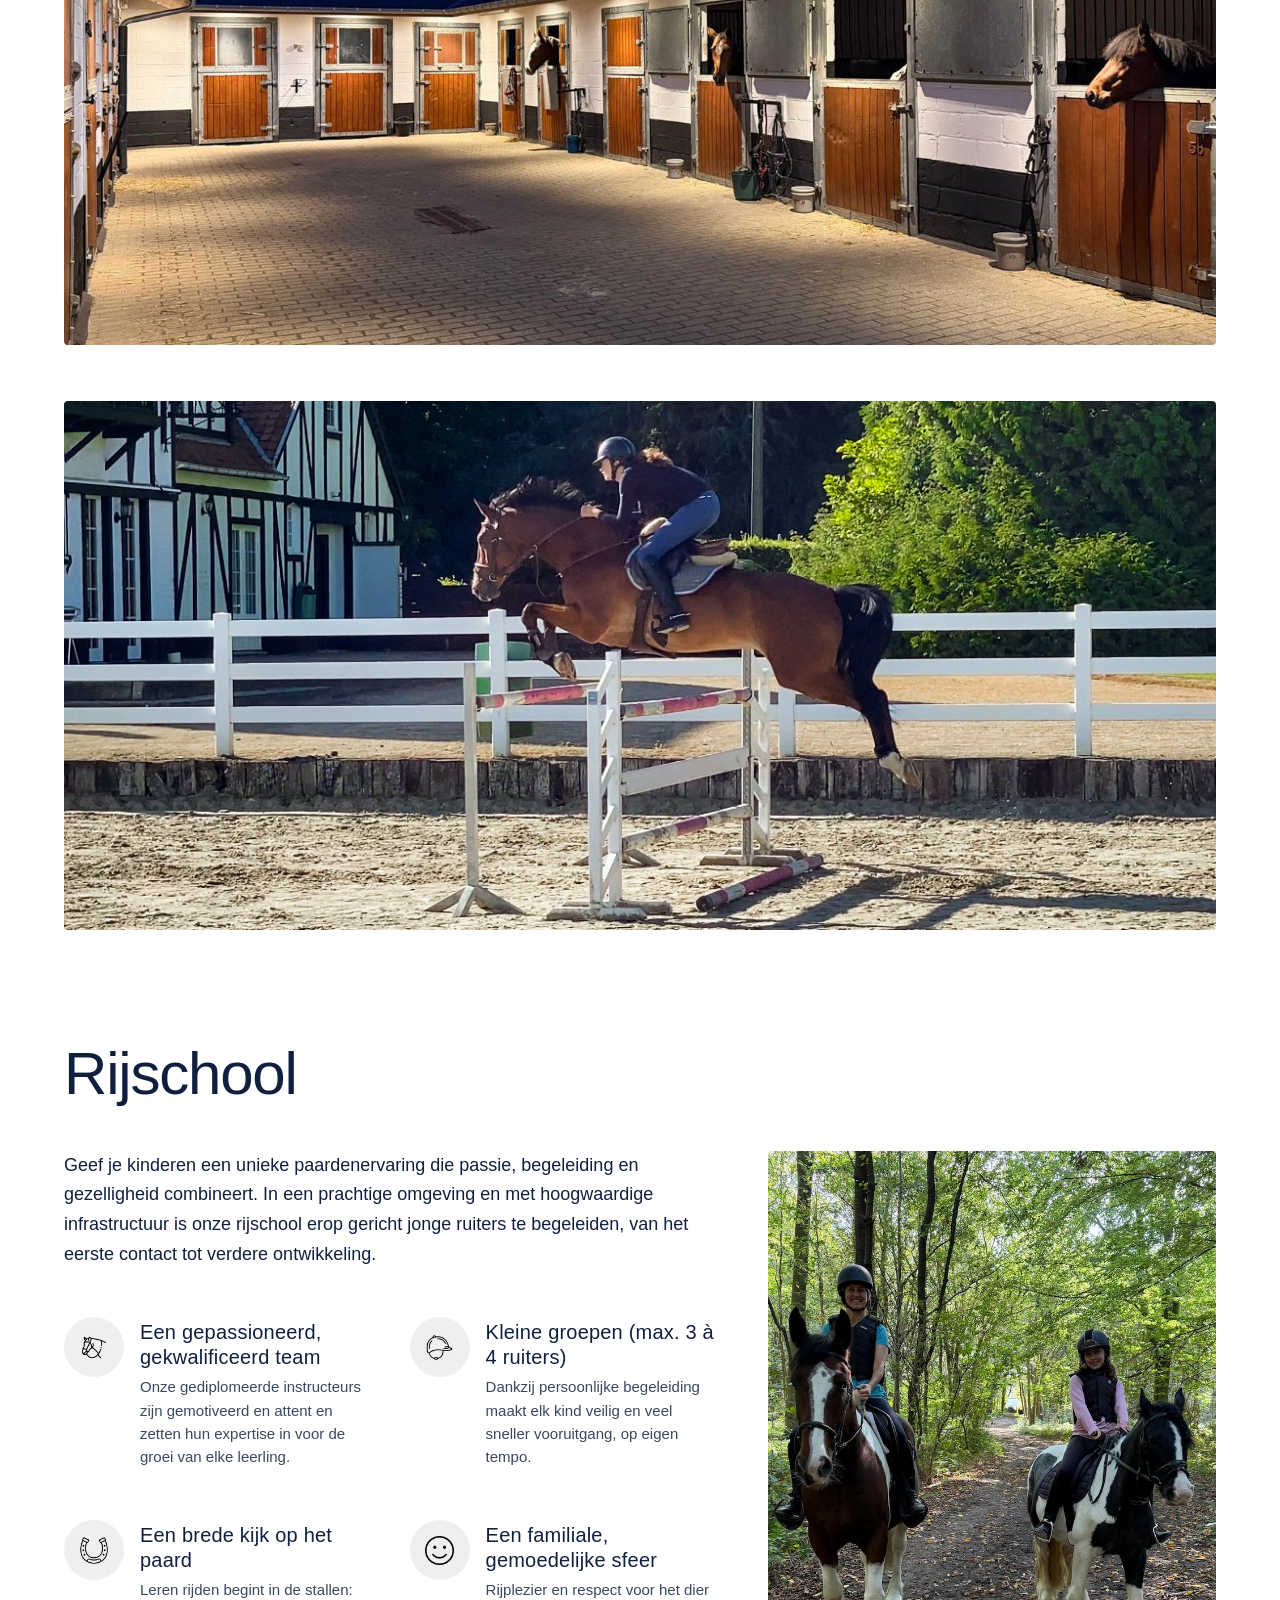
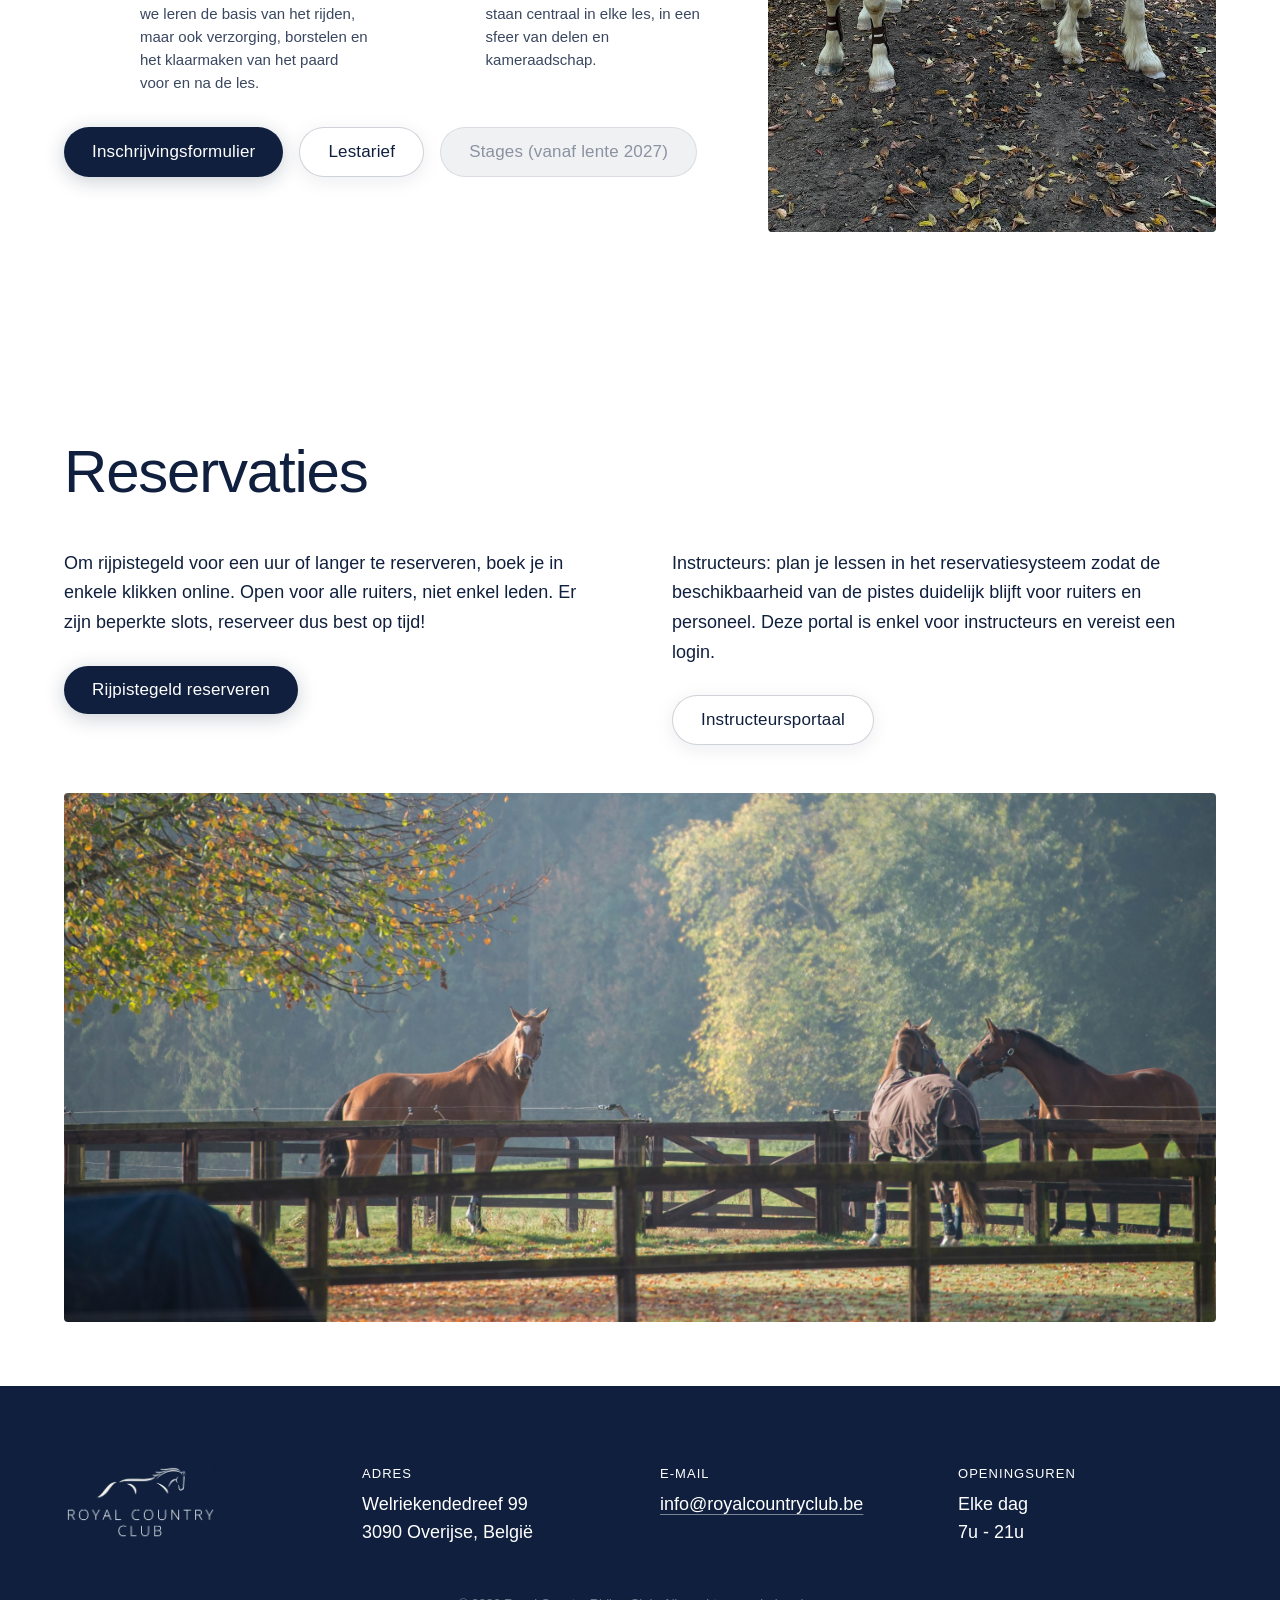
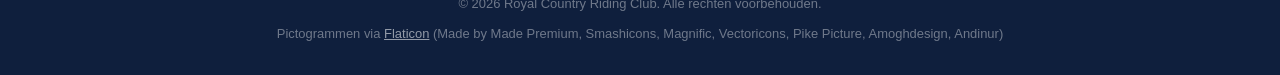
<file: index_nl.html>
<!DOCTYPE html>
<html lang="nl-BE">
  <head>
    <meta charset="utf-8" />
    <meta name="viewport" content="width=device-width, initial-scale=1" />
    <title>Royal Country Riding Club | Paardenclub bij Brussel</title>
    <link rel="icon" href="images/favicon.png" type="image/png" />
    <link rel="stylesheet" href="styles.css?v=86" />
  </head>
  <body>
    <header class="hero">
      <div class="hero__overlay" aria-hidden="true"></div>
      <button
        type="button"
        class="hero__menu-toggle"
        aria-expanded="false"
        aria-controls="hero-menu"
        aria-label="Menu tonen"
        data-label-hide="Menu verbergen"
      >
        <span class="hero__menu-toggle-bar" aria-hidden="true"></span>
        <span class="hero__menu-toggle-bar" aria-hidden="true"></span>
      </button>
      <div class="hero__brand">
        <img
          class="hero__logo"
          src="images/logo_transparent.png"
          alt="Royal Country Riding Club"
          width="1284"
          height="816"
        />
        <div class="hero__menu" id="hero-menu">
          <nav class="hero__nav" aria-label="Hoofdnavigatie">
            <ul class="hero__nav-list">
              <li><a href="#about">Over ons</a></li>
              <li><a href="#pensions">Pension</a></li>
              <li><a href="#riding-school">Rijschool</a></li>
              <li><a href="#bookings">Reservaties</a></li>
              <li>
                <a href="#contact">Contact</a>
              </li>
            </ul>
          </nav>
          <nav class="hero__lang" aria-label="Taalkeuze">
            <ul class="hero__lang-list">
              <li>
                <span
                  class="hero__lang-link hero__lang-link--current"
                  lang="nl-BE"
                  aria-current="page"
                  >Nederlands</span
                >
              </li>
              <li>
                <a
                  class="hero__lang-link"
                  href="index.html"
                  hreflang="fr"
                  lang="fr"
                  >Français</a
                >
              </li>
              <li>
                <a
                  class="hero__lang-link"
                  href="index_en.html"
                  hreflang="en"
                  lang="en"
                  >English</a
                >
              </li>
            </ul>
          </nav>
        </div>
      </div>
      <div class="hero__inner">
        <h1 class="hero__title">
          Paardenparadijs bij
          Brussel.
        </h1>
        <!--
        <div class="hero__aside">
          <p class="hero__lead">
            Royal Country Club is een uitzonderlijke paardenclub net buiten
            Brussel.
          </p>
          <div class="hero__actions">
            <a
              class="btn btn--primary"
              href="https://maps.app.goo.gl/N6uE9T91Db1KYwo18?g_st=iw"
              target="_blank"
              rel="noopener noreferrer"
              >Route</a>
          </div>
        </div>
        -->
      </div>
      <a href="#about" class="hero__cta"
        ><span class="hero__cta-label">Ontdekken</span
        ><span class="hero__cta-icon" aria-hidden="true"
          ><svg
            xmlns="http://www.w3.org/2000/svg"
            viewBox="0 0 24 24"
            fill="none"
            aria-hidden="true"
          >
            <path
              d="M7 10l5 5 5-5"
              stroke="currentColor"
              stroke-width="2"
              stroke-linecap="round"
              stroke-linejoin="round"
            /></svg></span
      ></a>
    </header>
    <main>
      <section class="welcome">
      <div class="welcome__inner">
        <h2 class="welcome__title" id="about">Een paardencentrum op topniveau</h2>
        <div class="welcome__columns">
          <div class="welcome__column">
            <p class="welcome__text">
              In Overijse, op enkele minuten van Brussel en aan de rand van het Zoniënwoud, ligt Royal Country
              Riding Club in een groene, unieke omgeving, ideaal om je passie voor paarden ten volle te beleven.

              <br><br>De Country heeft twee buitenpistes, een overdekte rijhal, 60 boxen, een stapmolen, tal van weiden en paddocks en rechtstreekse toegang tot het Zoniënwoud.


            </p>
          </div>
          <p class="welcome__text">
            Of je nu recreatief of gevorderd rijdt, alleen, met het gezin of met vrienden: de Country is een plek waar liefde voor paardrijden, gezelligheid en het welzijn van de paarden samenkomen. We willen iedereen een kwaliteitsvolle omgeving bieden waarin je comfortabel rijdt en elke dag je passie kunt delen.
          </p>
        </div>
        <div class="welcome__actions">
          <button
            type="button"
            class="welcome__cta welcome__infrastructures-trigger"
            aria-expanded="false"
            aria-controls="welcome-infrastructures-panel"
          >
            <span class="welcome__cta-label">Onze infrastructuur</span
            ><span class="welcome__cta-icon" aria-hidden="true"
              ><svg
                xmlns="http://www.w3.org/2000/svg"
                viewBox="0 0 24 24"
                fill="none"
                aria-hidden="true"
              >
                <path
                  d="M7 10l5 5 5-5"
                  stroke="currentColor"
                  stroke-width="2"
                  stroke-linecap="round"
                  stroke-linejoin="round"
                /></svg
            ></span>
          </button>
          <a
            class="welcome__cta welcome__cta--outline"
            href="https://maps.app.goo.gl/N6uE9T91Db1KYwo18?g_st=iw"
            target="_blank"
            rel="noopener noreferrer"
            ><span class="welcome__cta-label">Routebeschrijving</span
            ><span class="welcome__cta-icon" aria-hidden="true"
              ><svg
                xmlns="http://www.w3.org/2000/svg"
                viewBox="0 0 24 24"
                fill="none"
                aria-hidden="true"
              >
                <path
                  d="M5 12h10M13 8l4 4-4 4"
                  stroke="currentColor"
                  stroke-width="2"
                  stroke-linecap="round"
                  stroke-linejoin="round"
                /></svg></span
            ></a>
        </div>
        <div
          class="welcome__infrastructures-panel"
          id="welcome-infrastructures-panel"
          aria-hidden="true"
        >
          <div class="welcome__infrastructures-panel-inner">
            <h3 class="welcome__infrastructures-heading">
              Een club die meevernieuwt, een passie die ons verbindt
            </h3>
            <p class="welcome__text">
              Vandaag beschikt de club over mooie, recent vernieuwde infrastructuur om paarden en ruiters onder de beste
              omstandigheden te ontvangen:
            </p>
            <ul class="welcome__infrastructures-list">
              <li>
                <strong>Een volledig gerenoveerde overdekte rijhal</strong> van 22 ×
                45 meter
              </li>
              <li>
                <strong>Twee buitenpistes</strong> van 65 × 75 meter en
                25 × 45 meter
              </li>
              <li>
                <strong>60 comfortabele boxen</strong>, waarvan een deel
                volledig vernieuwd is
              </li>
              <li>
                <strong>Een nieuwe stapmolen</strong> voor beweging
                en het welzijn van de paarden
              </li>
              <li>
                <strong>Winterpaddocks</strong>, zodat paarden ook in het koude seizoen naar buiten kunnen
              </li>
              <li>
                <strong>Talrijke weiden</strong> waar paarden ontspannen in de open lucht
              </li>
              <li>
                <strong>Rustruimtes en praktische voorzieningen</strong> voor het dagelijkse clubleven
              </li>
              <li>
                <strong>Rechtstreekse toegang tot het Zoniënwoud</strong>, met
                tientallen kilometers ruiterpaden voor
                paarden en ruiters
              </li>
            </ul>
          </div>
        </div>
        <img
          class="welcome__photo"
          src="images/drone_ensemble.jpg"
          alt="Luchtfoto van de infrastructuur van Royal Country Riding Club"
          width="1920"
          height="1080"
        />
      </div>
      </section>
      <section class="content-section content-section--pensions">
        <div class="content-section__inner">
          <h2 class="content-section__title" id="pensions">Pension &amp; diensten</h2>
          <div class="content-section__body">
            <p class="content-section__text">
              Bij Royal Country Club zorgen we dagelijks voor je paard en maken we het je gemakkelijk. Onze prioriteit: het welzijn van je paard en het plezier van
              rijden in de club.
            </p>
            <ul class="feature-grid feature-grid--three">
              <li class="feature-grid__item">
                <div class="feature-grid__icon" aria-hidden="true">
                  <img
                    src="images/icons/pension-stable.png"
                    alt=""
                    width="26"
                    height="26"
                  />
                </div>
                <div class="feature-grid__body">
                  <h3 class="feature-grid__title">Pension</h3>
                  <p class="feature-grid__text">
                    Box, hooi en voeding op maat.
                  </p>
                </div>
              </li>
              <li class="feature-grid__item">
                <div class="feature-grid__icon" aria-hidden="true">
                  <img
                    src="images/icons/cours-prives-horse-rider.png"
                    alt=""
                    width="26"
                    height="26"
                  />
                </div>
                <div class="feature-grid__body">
                  <h3 class="feature-grid__title">Training van het paard</h3>
                  <p class="feature-grid__text">Longeren en berijden.</p>
                </div>
              </li>
              <li class="feature-grid__item">
                <div class="feature-grid__icon" aria-hidden="true">
                  <img
                    src="images/icons/tonte-clippers.png"
                    alt=""
                    width="26"
                    height="26"
                  />
                </div>
                <div class="feature-grid__body">
                  <h3 class="feature-grid__title">Scheren</h3>
                  <p class="feature-grid__text">
                    Naargelang het seizoen en de noden.
                  </p>
                </div>
              </li>
              <li class="feature-grid__item">
                <div class="feature-grid__icon" aria-hidden="true">
                  <img
                    src="images/icons/soins-health-insurance.png"
                    alt=""
                    width="26"
                    height="26"
                  />
                </div>
                <div class="feature-grid__body">
                  <h3 class="feature-grid__title">Gezondheidszorg</h3>
                  <p class="feature-grid__text">
                    Vaccinaties en ontworming met de clubdierenarts.
                  </p>
                </div>
              </li>
              <li class="feature-grid__item">
                <div class="feature-grid__icon" aria-hidden="true">
                  <img
                    src="images/icons/concours-jumping-horse.png"
                    alt=""
                    width="26"
                    height="26"
                  />
                </div>
                <div class="feature-grid__body">
                  <h3 class="feature-grid__title">Wedstrijden</h3>
                  <p class="feature-grid__text">
                    Vervoer en logistiek in samenwerking met onze instructeurs.
                  </p>
                </div>
              </li>
              <li class="feature-grid__item">
                <div class="feature-grid__icon" aria-hidden="true">
                  <img
                    src="images/icons/sorties-tree.png"
                    alt=""
                    width="26"
                    height="26"
                  />
                </div>
                <div class="feature-grid__body">
                  <h3 class="feature-grid__title">Weide &amp; beweging</h3>
                  <p class="feature-grid__text">Weide en/of stapmolen.</p>
                </div>
              </li>
              <li class="feature-grid__item">
                <div class="feature-grid__icon" aria-hidden="true">
                  <img
                    src="images/icons/cours-prives-horse-rider.png"
                    alt=""
                    width="26"
                    height="26"
                  />
                </div>
                <div class="feature-grid__body">
                  <h3 class="feature-grid__title">Privélessen</h3>
                  <p class="feature-grid__text">
                    Springen, dressuur en algemeen rijden met onze
                    instructeurs, of met je eigen instructeur.
                  </p>
                </div>
              </li>
            </ul>
            <div class="content-section__actions">
              <a
                class="welcome__cta"
                href="documents/tarifs.pdf"
                target="_blank"
                rel="noopener noreferrer"
                >Tarieven pension &amp; diensten</a>
            </div>
            <img
              class="welcome__photo pensions__lead-photo"
              src="images/boxes.jpg"
              alt="Boxen van Royal Country Riding Club"
              width="1561"
              height="808"
              loading="lazy"
            />
          </div>
          <div class="pensions__photos">
            <img
              class="welcome__photo pensions__photo"
              src="images/jump.jpg"
              alt="Ruiter tijdens een wedstrijd bij Royal Country Club"
              width="1179"
              height="541"
              loading="lazy"
            />
          </div>
        </div>
      </section>
      <section class="content-section content-section--riding-school">
        <div class="content-section__inner">
          <h2 class="content-section__title" id="riding-school">Rijschool</h2>
          <div class="riding-school__layout">
            <div class="riding-school__content" lang="nl-BE">
              <div class="content-section__body">
                <p class="content-section__text">
                  Geef je kinderen een unieke paardenervaring die
                  passie, begeleiding en gezelligheid combineert. In een prachtige omgeving en met hoogwaardige infrastructuur is onze
                  rijschool erop gericht jonge
                  ruiters te begeleiden, van het eerste contact tot verdere ontwikkeling.
                </p>
              </div>
              <div class="content-section__detail">
            <ul class="feature-grid feature-grid--two">
              <li class="feature-grid__item">
                <div class="feature-grid__icon" aria-hidden="true">
                  <img
                    src="images/icons/ecole-animal.png"
                    alt=""
                    width="26"
                    height="26"
                  />
                </div>
                <div class="feature-grid__body">
                  <h3 class="feature-grid__title">
                    Een gepassioneerd, gekwalificeerd team
                  </h3>
                  <p class="feature-grid__text">
                    Onze gediplomeerde instructeurs zijn gemotiveerd en attent en zetten hun expertise in voor de groei van elke
                    leerling.
                  </p>
                </div>
              </li>
              <li class="feature-grid__item">
                <div class="feature-grid__icon" aria-hidden="true">
                  <img
                    src="images/icons/ecole-helmet.png"
                    alt=""
                    width="26"
                    height="26"
                  />
                </div>
                <div class="feature-grid__body">
                  <h3 class="feature-grid__title">
                    Kleine groepen (max. 3 à 4 ruiters)
                  </h3>
                  <p class="feature-grid__text">
                    Dankzij persoonlijke begeleiding maakt elk kind veilig en veel sneller
                    vooruitgang, op eigen tempo.
                  </p>
                </div>
              </li>
              <li class="feature-grid__item">
                <div class="feature-grid__icon" aria-hidden="true">
                  <img
                    src="images/icons/ecole-horseshoe.png"
                    alt=""
                    width="26"
                    height="26"
                  />
                </div>
                <div class="feature-grid__body">
                  <h3 class="feature-grid__title">
                    Een brede kijk op het paard
                  </h3>
                  <p class="feature-grid__text">
                    Leren rijden begint in de stallen: we leren de basis van het rijden, maar ook verzorging, borstelen en het klaarmaken van het paard voor en na de les.
                  </p>
                </div>
              </li>
              <li class="feature-grid__item">
                <div class="feature-grid__icon" aria-hidden="true">
                  <img
                    src="images/icons/ecole-happiness.png"
                    alt=""
                    width="26"
                    height="26"
                  />
                </div>
                <div class="feature-grid__body">
                  <h3 class="feature-grid__title">
                    Een familiale, gemoedelijke sfeer
                  </h3>
                  <p class="feature-grid__text">
                    Rijplezier en respect voor het dier staan centraal
                    in elke les, in een sfeer van delen en kameraadschap.
                  </p>
                </div>
              </li>
            </ul>
            <div class="content-section__actions">
              <a
                class="welcome__cta"
                href="documents/inscriptions_cours.pdf"
                target="_blank"
                rel="noopener noreferrer"
                >Inschrijvingsformulier</a>
              <a
                class="welcome__cta welcome__cta--outline"
                href="documents/tarifs_cours.pdf"
                target="_blank"
                rel="noopener noreferrer"
                >Lestarief</a>
              <span class="welcome__cta welcome__cta--disabled"
                >Stages (vanaf lente 2027)</span>
            </div>
              </div>
            </div>
            <img
              class="riding-school__photo"
              src="images/riding.jpg"
              alt="Rijschoolleerlingen bij Royal Country Club"
              width="2099"
              height="3191"
            />
          </div>
        </div>
      </section>
      <section class="bookings">
        <div class="bookings__inner">
          <h2 class="bookings__title" id="bookings">Reservaties</h2>
          <div class="bookings__columns">
            <div class="bookings__column">
              <p class="bookings__text">
                Om rijpistegeld voor een uur of langer te reserveren,
                boek je in enkele klikken online. Open voor alle
                ruiters, niet enkel leden. Er zijn beperkte slots,
                reserveer dus best op tijd!
              </p>
              <a
                class="bookings__cta"
                href="https://bookings.royalcountryclub.be/arena.html"
                target="_blank"
                rel="noopener noreferrer"
                >Rijpistegeld reserveren</a>
            </div>
            <div class="bookings__column">
              <p class="bookings__text">
                Instructeurs: plan je lessen in het reservatiesysteem
                zodat de beschikbaarheid van de pistes duidelijk blijft voor
                ruiters en personeel. Deze portal is enkel voor instructeurs
                en vereist een login.
              </p>
              <a
                class="bookings__cta bookings__cta--outline"
                href="https://bookings.royalcountryclub.be/lessons.html"
                target="_blank"
                rel="noopener noreferrer"
                >Instructeursportaal</a>
            </div>
          </div>
        </div>
      </section>
      <div class="page-end-photo">
        <div class="page-end-photo__inner">
          <img
            class="welcome__photo pensions__photo"
            src="images/prairies.jpeg"
            alt="Paarden op de weiden van Royal Country Club"
            width="7360"
            height="4912"
            loading="lazy"
          />
        </div>
      </div>
      <section class="contact" id="contact">
        <div class="contact__inner">
          <div class="contact__grid">
            <div class="contact__item contact__item--brand">
              <img
                class="contact__logo"
                src="images/logo_transparent_white.png"
                alt="Royal Country Riding Club"
                width="1284"
                height="816"
              />
            </div>
            <div class="contact__item">
              <h3 class="contact__label">Adres</h3>
              <p class="contact__value">
                Welriekendedreef 99<br />
                3090 Overijse, België
              </p>
            </div>
            <div class="contact__item">
              <h3 class="contact__label">E-mail</h3>
              <p class="contact__value">
                <a href="mailto:info@royalcountryclub.be"
                  >info@royalcountryclub.be</a>
              </p>
            </div>
            <div class="contact__item">
              <h3 class="contact__label">Openingsuren</h3>
              <p class="contact__value">
                Elke dag<br />
                7u - 21u
              </p>
            </div>
          </div>
          <p class="contact__copyright">
            © 2026 Royal Country Riding Club. Alle rechten voorbehouden.
          </p>
          <p class="contact__attribution">
            Pictogrammen via
            <a
              href="https://www.flaticon.com/"
              target="_blank"
              rel="noopener noreferrer"
              >Flaticon</a
            >
            (Made by Made Premium, Smashicons, Magnific, Vectoricons, Pike
            Picture, Amoghdesign, Andinur)
          </p>
        </div>
      </section>
    </main>
    <script>
      const infraTrigger = document.querySelector(
        ".welcome__infrastructures-trigger"
      );
      const infraPanel = document.getElementById("welcome-infrastructures-panel");
      if (infraTrigger && infraPanel) {
        infraTrigger.addEventListener("click", () => {
          const open = infraPanel.classList.toggle("is-open");
          infraTrigger.setAttribute("aria-expanded", String(open));
          infraPanel.setAttribute("aria-hidden", String(!open));
          infraTrigger.classList.toggle("is-open", open);
        });
      }

      const menuToggle = document.querySelector(".hero__menu-toggle");
      const heroMenu = document.getElementById("hero-menu");
      const mobileNavQuery = window.matchMedia("(max-width: 768px)");

      if (menuToggle && heroMenu) {
        const menuShowLabel = menuToggle.getAttribute("aria-label");
        const menuHideLabel = menuToggle.getAttribute("data-label-hide");

        function setHeroMenuOpen(open) {
          heroMenu.classList.toggle("is-open", open);
          menuToggle.classList.toggle("is-open", open);
          menuToggle.setAttribute("aria-expanded", String(open));
          if (menuShowLabel && menuHideLabel) {
            menuToggle.setAttribute(
              "aria-label",
              open ? menuHideLabel : menuShowLabel
            );
          }
        }

        function closeHeroMenuIfMobile() {
          if (mobileNavQuery.matches) setHeroMenuOpen(false);
        }

        menuToggle.addEventListener("click", () => {
          setHeroMenuOpen(!heroMenu.classList.contains("is-open"));
        });

        heroMenu.querySelectorAll(".hero__nav-list a").forEach((link) => {
          link.addEventListener("click", closeHeroMenuIfMobile);
        });

        mobileNavQuery.addEventListener("change", (event) => {
          if (!event.matches) setHeroMenuOpen(false);
        });

        document.addEventListener("keydown", (event) => {
          if (event.key === "Escape") closeHeroMenuIfMobile();
        });
      }
    </script>
  </body>
</html>
</file>
<file: styles.css>
*,
*::before,
*::after {
  box-sizing: border-box;
}

@media (prefers-reduced-motion: no-preference) {
  html {
    scroll-behavior: smooth;
  }
}

html,
body {
  margin: 0;
  min-height: 100%;
}

body {
  color: #fff;
  background: #fff;
}

.hero {
  position: relative;
  container-type: inline-size;
  min-height: 100vh;
  min-height: 100dvh;
  display: flex;
  align-items: flex-end;
  padding: clamp(1.5rem, 4vw, 3rem) clamp(1.25rem, 5vw, 4rem)
    clamp(4rem, 14vh, 10rem);
  background-color: #fff;
  background-image: url("images/background.png");
  background-size: cover;
  background-position: center;
}

.hero__brand {
  position: absolute;
  top: clamp(1.25rem, 4vw, 2.75rem);
  left: 50%;
  z-index: 2;
  display: flex;
  flex-direction: column;
  align-items: center;
  gap: clamp(0.65rem, 1.75vw, 1rem);
  max-width: calc(100% - 2rem);
  transform: translateX(-50%);
}

.hero__logo {
  width: clamp(8.5rem, 22vw, 13.75rem);
  height: auto;
  display: block;
  pointer-events: none;
}

.hero__nav {
  display: flex;
  flex-direction: column;
  align-items: stretch;
  gap: clamp(0.45rem, 1.25vw, 0.625rem);
  width: max-content;
  max-width: 100%;
}

.hero__nav::before,
.hero__nav::after {
  content: "";
  align-self: center;
  width: min(36rem, calc(100vw - 2.5rem));
  height: 1px;
  background: linear-gradient(
    to right,
    transparent 0%,
    rgba(15, 31, 61, 0.45) 8%,
    rgba(15, 31, 61, 0.45) 92%,
    transparent 100%
  );
}

.hero__nav-list {
  margin: 0;
  padding: 0;
  list-style: none;
  display: flex;
  flex-wrap: wrap;
  justify-content: center;
  gap: clamp(0.75rem, 2.5vw, 1.75rem);
}

.hero__nav-list a {
  font-family: "Helvetica Neue", Helvetica, Arial, sans-serif;
  font-size: clamp(0.6875rem, 0.62rem + 0.35vw, 0.8125rem);
  font-weight: 400;
  letter-spacing: 0.06em;
  text-transform: uppercase;
  text-decoration: none;
  color: #0f1f3d;
  transition: opacity 0.2s ease;
}

.hero__nav-list a:hover {
  opacity: 0.72;
}

.hero__lang {
  width: max-content;
  max-width: 100%;
}

.hero__lang-list {
  margin: 0;
  padding: 0;
  list-style: none;
  display: flex;
  flex-wrap: wrap;
  justify-content: center;
  align-items: center;
  gap: 0.125rem 0.5rem;
}

.hero__lang-list li:not(:first-child)::before {
  content: "/";
  margin-right: 0.5rem;
  color: rgba(15, 31, 61, 0.35);
  font-weight: 300;
}

.hero__lang-link {
  font-family: "Helvetica Neue", Helvetica, Arial, sans-serif;
  font-size: clamp(0.6875rem, 0.62rem + 0.35vw, 0.8125rem);
  font-weight: 400;
  letter-spacing: 0.02em;
  text-decoration: none;
  color: #0f1f3d;
  transition: opacity 0.2s ease;
}

a.hero__lang-link:hover {
  opacity: 0.72;
}

.hero__lang-link--current {
  font-weight: 500;
  color: #0f1f3d;
}

.hero__menu {
  display: flex;
  flex-direction: column;
  align-items: center;
  gap: clamp(0.65rem, 1.75vw, 1rem);
  width: max-content;
  max-width: 100%;
}

.hero__menu-toggle {
  display: none;
  width: 2.75rem;
  height: 2.75rem;
  padding: 0;
  border: none;
  border-radius: 4px;
  background: transparent;
  cursor: pointer;
  color: #0f1f3d;
}

.hero__menu-toggle-bar {
  position: absolute;
  left: 50%;
  top: 50%;
  display: block;
  width: 1.375rem;
  height: 2px;
  margin: 0;
  background: currentColor;
  border-radius: 1px;
  transform-origin: center;
  transition: transform 0.2s ease;
}

.hero__menu-toggle-bar:nth-child(1) {
  transform: translate(-50%, calc(-50% - 4.5px));
}

.hero__menu-toggle-bar:nth-child(2) {
  transform: translate(-50%, calc(-50% + 4.5px));
}

.hero__menu-toggle.is-open .hero__menu-toggle-bar:nth-child(1) {
  transform: translate(-50%, -50%) rotate(45deg);
}

.hero__menu-toggle.is-open .hero__menu-toggle-bar:nth-child(2) {
  transform: translate(-50%, -50%) rotate(-45deg);
}

.hero__menu-toggle:focus-visible {
  outline: 2px solid #0f1f3d;
  outline-offset: 2px;
}

.hero__overlay {
  position: absolute;
  inset: 0;
  z-index: 0;
  pointer-events: none;
  background: linear-gradient(
    to top,
    rgba(0, 0, 0, 0.42) 0%,
    rgba(0, 0, 0, 0.12) 38%,
    transparent 58%
  );
}

.hero__cta {
  position: absolute;
  z-index: 2;
  left: 50%;
  bottom: clamp(2rem, 8vh, 4.5rem);
  transform: translateX(-50%);
  display: inline-flex;
  align-items: center;
  gap: 0.5rem;
  padding: 0.625rem 1.375rem;
  font-family: "Helvetica Neue", Helvetica, Arial, sans-serif;
  font-weight: 500;
  font-size: clamp(0.9375rem, 1.4vw, 1rem);
  letter-spacing: 0.04em;
  text-decoration: none;
  color: #fff;
  background-color: rgba(255, 255, 255, 0.12);
  border: 1px solid rgba(255, 255, 255, 0.9);
  -webkit-backdrop-filter: blur(12px);
  backdrop-filter: blur(12px);
  border-radius: 999px;
  box-shadow: none;
  text-shadow: 0 1px 12px rgba(0, 0, 0, 0.35);
}

.hero__cta-label {
  line-height: 1;
}

.hero__cta-icon {
  display: flex;
  align-items: center;
  flex-shrink: 0;
}

.hero__cta-icon svg {
  display: block;
  width: 1.5rem;
  height: 1.5rem;
}

.hero__inner {
  position: relative;
  z-index: 1;
  width: 100%;
  max-width: 1400px;
  margin: 0 auto;
  display: flex;
  flex-wrap: wrap;
  align-items: flex-end;
  justify-content: space-between;
  gap: clamp(1.5rem, 4vw, 3rem);
}

.hero__title {
  margin: 0 0 clamp(0.5rem, 1.5vh, 1.125rem) clamp(2rem, 10vw, 7rem);
  max-width: 14ch;
  font-family: "Helvetica Neue", Helvetica, Arial, sans-serif;
  font-weight: 500;
  font-size: clamp(2.5rem, 6.5vw, 4.75rem);
  line-height: 1.05;
  letter-spacing: -0.02em;
}

html[lang="en"] .hero__title {
  max-width: 16ch;
}

.hero__aside {
  display: flex;
  flex-direction: column;
  align-items: flex-start;
  gap: 1.5rem;
  max-width: min(100%, 420px);
  margin-left: auto;
  margin-right: 8rem;
}

.hero__lead {
  margin: 0;
  font-family: "Helvetica Neue", Helvetica, Arial, sans-serif;
  font-weight: 400;
  font-size: clamp(1.1rem, 2vw, 1.1875rem);
  line-height: 1.55;
  opacity: 0.95;
}

.hero__actions {
  display: flex;
  flex-wrap: wrap;
  gap: 0.6875rem;
}

.btn {
  display: inline-flex;
  align-items: center;
  justify-content: center;
  padding: 0.75rem 1.5rem;
  font-family: "Helvetica Neue", Helvetica, Arial, sans-serif;
  font-weight: 500;
  font-size: 1.0625rem;
  text-decoration: none;
  border-radius: 5px;
  border: 1px solid transparent;
  transition: transform 0.2s ease;
}

.btn:active {
  transform: scale(0.98);
}

.btn--primary {
  color: #fff;
  background-color: #0f1f3d;
}

.btn--secondary {
  color: #fff;
  background: rgba(255, 255, 255, 0.18);
  border-color: rgba(255, 255, 255, 0.45);
  -webkit-backdrop-filter: blur(12px);
  backdrop-filter: blur(12px);
}

@media (max-width: 768px) {
  .hero {
    flex-direction: column;
    justify-content: flex-end;
    align-items: stretch;
    gap: clamp(1.25rem, 4vh, 1.75rem);
    padding-bottom: clamp(2rem, 6vh, 3rem);
    background-position: 62% center;
  }

  .hero__cta {
    position: relative;
    left: auto;
    bottom: auto;
    transform: none;
    align-self: center;
    flex-shrink: 0;
  }

  .hero__title {
    font-size: clamp(2.85rem, 9vw, 3.45rem);
  }

  .hero__lead {
    font-size: clamp(1.2rem, 4.5vw, 1.3rem);
  }

  .hero__brand {
    top: clamp(2.25rem, 8vw, 4.5rem);
  }

  .hero__logo {
    width: clamp(10.75rem, 58vw, 13.75rem);
  }

  .hero__menu-toggle {
    display: flex;
    position: absolute;
    top: clamp(1.25rem, 4vw, 2rem);
    right: clamp(1.25rem, 5vw, 2rem);
    z-index: 3;
  }

  .hero__menu:not(.is-open) {
    display: none;
  }

  .hero__menu.is-open {
    width: 100%;
    max-width: min(100vw - 2rem, 24rem);
    padding: clamp(1rem, 3vh, 1.25rem) clamp(1.25rem, 4vw, 1.5rem);
    border-radius: 12px;
    background-color: rgba(255, 255, 255, 0.55);
    -webkit-backdrop-filter: blur(16px);
    backdrop-filter: blur(16px);
    box-shadow: 0 8px 32px rgba(15, 31, 61, 0.12);
  }

  .hero__nav::before,
  .hero__nav::after {
    content: none;
  }

  .hero__nav-list {
    flex-direction: column;
    align-items: center;
    flex-wrap: nowrap;
    gap: clamp(0.5rem, 2vh, 0.75rem);
  }
}

@media (max-width: 1400px) {
  .hero__inner {
    flex-direction: column;
    align-items: stretch;
  }

  .hero__title {
    margin-left: 0;
    margin-bottom: 0;
  }

  .hero__aside {
    margin-left: 0;
    margin-right: 0;
    max-width: none;
  }
}

.welcome {
  color: #0f1f3d;
  background: #fff;
}

.welcome__inner {
  width: 100%;
  max-width: 1400px;
  margin: 0 auto;
  padding: clamp(3rem, 8vw, 6rem) clamp(1.25rem, 5vw, 4rem)
    clamp(3.5rem, 9vw, 7rem);
}

.welcome__title {
  margin: 0 0 clamp(1.75rem, 4vw, 2.75rem);
  font-family: "Helvetica Neue", Helvetica, Arial, sans-serif;
  font-weight: 500;
  font-size: clamp(2.25rem, 5.5vw, 3.75rem);
  line-height: 1.08;
  letter-spacing: -0.02em;
}

.welcome__columns {
  display: grid;
  grid-template-columns: repeat(2, minmax(0, 1fr));
  gap: clamp(1.5rem, 4vw, 3.5rem);
  margin-bottom: clamp(1.75rem, 4vw, 2.5rem);
}

.welcome__column {
  display: flex;
  flex-direction: column;
  gap: clamp(1rem, 2.5vw, 1.35rem);
}

.welcome__actions {
  display: flex;
  flex-wrap: wrap;
  gap: clamp(0.75rem, 2vw, 1rem);
  margin-bottom: clamp(2.5rem, 6vw, 4.5rem);
}

.welcome__cta {
  display: inline-flex;
  align-items: center;
  gap: 0.5rem;
  padding: 0.875rem 1.75rem;
  font-family: "Helvetica Neue", Helvetica, Arial, sans-serif;
  font-weight: 500;
  font-size: clamp(1rem, 1.5vw, 1.0625rem);
  letter-spacing: 0.01em;
  text-decoration: none;
  color: #fff;
  background-color: #0f1f3d;
  border: none;
  border-radius: 999px;
  box-shadow: 0 4px 20px rgba(15, 31, 61, 0.22);
  cursor: pointer;
}

button.welcome__cta {
  appearance: none;
}

.welcome__cta-icon {
  display: flex;
  align-items: center;
  flex-shrink: 0;
  transition: transform 0.35s ease;
}

.welcome__infrastructures-trigger.is-open .welcome__cta-icon {
  transform: rotate(180deg);
}

.welcome__infrastructures-panel {
  display: grid;
  grid-template-rows: 0fr;
  opacity: 0;
  margin-top: 0;
  margin-bottom: 0;
  transition:
    grid-template-rows 0.55s ease,
    opacity 0.45s ease,
    margin 0.55s ease;
}

.welcome__infrastructures-panel.is-open {
  grid-template-rows: 1fr;
  opacity: 1;
  margin-top: clamp(0.25rem, 1vw, 0.5rem);
  margin-bottom: clamp(2.5rem, 6vw, 4.5rem);
}

.welcome__infrastructures-panel-inner {
  overflow: hidden;
  min-height: 0;
}

.welcome__infrastructures-heading {
  margin: 0 0 clamp(1rem, 2.5vw, 1.35rem);
  font-family: "Helvetica Neue", Helvetica, Arial, sans-serif;
  font-weight: 500;
  font-size: clamp(1.25rem, 2.2vw, 1.5rem);
  line-height: 1.3;
  letter-spacing: -0.01em;
}

.welcome__infrastructures-list {
  margin: clamp(1rem, 2.5vw, 1.35rem) 0 0;
  padding-left: 1.25rem;
  font-family: "Helvetica Neue", Helvetica, Arial, sans-serif;
  font-weight: 400;
  font-size: clamp(1rem, 1.6vw, 1.125rem);
  line-height: 1.65;
}

.welcome__infrastructures-list li + li {
  margin-top: 0.5rem;
}

.welcome__infrastructures-list strong {
  font-weight: 500;
}

@media (prefers-reduced-motion: reduce) {
  .welcome__infrastructures-panel {
    transition: none;
  }

  .welcome__infrastructures-panel:not(.is-open) {
    display: none;
  }

  .welcome__cta-icon {
    transition: none;
  }
}

.welcome__cta-icon svg {
  width: 1.125rem;
  height: 1.125rem;
}

.welcome__cta--outline {
  color: #0f1f3d;
  background-color: #fff;
  border: 1px solid rgba(15, 31, 61, 0.2);
  box-shadow: 0 4px 20px rgba(15, 31, 61, 0.08);
}

.welcome__cta--disabled {
  color: rgba(15, 31, 61, 0.45);
  background-color: rgba(15, 31, 61, 0.06);
  border: 1px solid rgba(15, 31, 61, 0.1);
  box-shadow: none;
  cursor: default;
  pointer-events: none;
}

.welcome__text {
  margin: 0;
  font-family: "Helvetica Neue", Helvetica, Arial, sans-serif;
  font-weight: 400;
  font-size: clamp(1rem, 1.6vw, 1.125rem);
  line-height: 1.65;
}

.welcome__photo {
  display: block;
  width: 100%;
  height: auto;
  aspect-ratio: 16 / 9;
  object-fit: cover;
  border-radius: 4px;
}

@media (max-width: 768px) {
  .welcome__columns {
    grid-template-columns: 1fr;
  }
}

.content-section {
  color: #0f1f3d;
  background: #fff;
}

.content-section__inner {
  width: 100%;
  max-width: 1400px;
  margin: 0 auto;
  padding: 0 clamp(1.25rem, 5vw, 4rem) clamp(3.5rem, 9vw, 7rem);
}

.welcome__title,
.content-section__title,
.bookings__title,
.contact {
  scroll-margin-top: 0;
}

.content-section__title {
  margin: 0 0 clamp(1.75rem, 4vw, 2.75rem);
  font-family: "Helvetica Neue", Helvetica, Arial, sans-serif;
  font-weight: 500;
  font-size: clamp(2.25rem, 5.5vw, 3.75rem);
  line-height: 1.08;
  letter-spacing: -0.02em;
}

.content-section__split {
  display: grid;
  grid-template-columns: minmax(0, 1fr) clamp(11rem, 26vw, 18rem);
  gap: clamp(1.75rem, 4vw, 3.5rem);
  align-items: start;
}

.content-section__split--reverse {
  grid-template-columns: clamp(11rem, 26vw, 18rem) minmax(0, 1fr);
}

.content-section__body {
  display: flex;
  flex-direction: column;
  gap: clamp(1rem, 2.5vw, 1.5rem);
}

.content-section__text {
  margin: 0;
  font-family: "Helvetica Neue", Helvetica, Arial, sans-serif;
  font-weight: 400;
  font-size: clamp(1rem, 1.6vw, 1.125rem);
  line-height: 1.65;
}

.content-section__list {
  margin: 0;
  padding-left: 1.25rem;
  font-family: "Helvetica Neue", Helvetica, Arial, sans-serif;
  font-weight: 400;
  font-size: clamp(1rem, 1.6vw, 1.125rem);
  line-height: 1.65;
}

.content-section__list li + li {
  margin-top: 0.5rem;
}

.content-section__photo {
  width: 100%;
  aspect-ratio: 4 / 3;
  border-radius: 4px;
  background: linear-gradient(145deg, #e8edf4 0%, #d4dce8 100%);
}

img.content-section__photo {
  display: block;
  height: auto;
  aspect-ratio: auto;
  object-fit: cover;
  background: none;
}

.feature-grid {
  list-style: none;
  margin: clamp(1.25rem, 3vw, 2rem) 0 0;
  padding: 0;
  display: grid;
  gap: clamp(2rem, 4.5vw, 3.25rem) clamp(1.25rem, 3vw, 2.5rem);
}

.feature-grid--three {
  grid-template-columns: repeat(3, minmax(0, 1fr));
}

.feature-grid--two {
  grid-template-columns: repeat(2, minmax(0, 1fr));
}

.feature-grid__item {
  display: flex;
  align-items: flex-start;
  gap: clamp(0.75rem, 2vw, 1rem);
  min-width: 0;
}

.feature-grid__icon {
  flex-shrink: 0;
  display: flex;
  align-items: center;
  justify-content: center;
  width: clamp(3rem, 7vw, 3.75rem);
  height: clamp(3rem, 7vw, 3.75rem);
  border-radius: 50%;
  color: #0f1f3d;
  background: rgba(15, 31, 61, 0.07);
}

.feature-grid__icon svg,
.feature-grid__icon img {
  width: clamp(1.5rem, 3.35vw, 1.85rem);
  height: clamp(1.5rem, 3.35vw, 1.85rem);
  object-fit: contain;
}

.feature-grid__body {
  min-width: 0;
  padding-top: 0.15rem;
}

.feature-grid__title {
  margin: 0;
  font-family: "Helvetica Neue", Helvetica, Arial, sans-serif;
  font-weight: 500;
  font-size: clamp(1.0625rem, 1.8vw, 1.25rem);
  line-height: 1.25;
  color: #0f1f3d;
  letter-spacing: 0.01em;
}

.feature-grid__text {
  margin: 0.35rem 0 0;
  font-family: "Helvetica Neue", Helvetica, Arial, sans-serif;
  font-weight: 400;
  font-size: clamp(0.8125rem, 1.35vw, 0.9375rem);
  line-height: 1.55;
  color: rgba(15, 31, 61, 0.82);
}

@media (max-width: 960px) {
  .feature-grid--three {
    grid-template-columns: repeat(2, minmax(0, 1fr));
  }

  .feature-grid__title {
    font-size: clamp(1.125rem, 2.4vw, 1.3125rem);
  }

  .feature-grid__text {
    font-size: clamp(0.9375rem, 2vw, 1.0625rem);
  }
}

@media (max-width: 560px) {
  .feature-grid--three,
  .feature-grid--two {
    grid-template-columns: 1fr;
  }

  .feature-grid__title {
    font-size: 1.1875rem;
  }

  .feature-grid__text {
    font-size: 1rem;
  }
}

.content-section--pensions .content-section__actions {
  justify-content: center;
  margin-bottom: clamp(1.5rem, 4vw, 2.5rem);
}

.pensions__lead-photo {
  display: block;
  width: 100%;
  height: auto;
  aspect-ratio: 1561 / 808;
  object-fit: cover;
  object-position: center;
}

@media (min-width: 769px) {
  .pensions__lead-photo {
    width: 100%;
    max-width: 100%;
    margin: 0;
  }
}

.pensions__photos {
  display: flex;
  flex-direction: column;
  gap: clamp(1rem, 2.5vw, 1.5rem);
  margin-top: clamp(2rem, 5vw, 3.5rem);
}

.pensions__photo {
  width: 100%;
  height: auto;
  aspect-ratio: 1179 / 541;
  object-fit: cover;
}

@media (max-width: 768px) {
  .welcome__photo {
    width: 100vw;
    max-width: 100vw;
    margin-left: calc(50% - 50vw);
    margin-right: calc(50% - 50vw);
    border-radius: 0;
  }
}

.page-end-photo {
  color: #0f1f3d;
  background: #fff;
}

.page-end-photo__inner {
  width: 100%;
  max-width: 1400px;
  margin: 0 auto;
  padding: 0 clamp(1.25rem, 5vw, 4rem) clamp(2.5rem, 6vw, 4rem);
}

.riding-school__layout {
  display: grid;
  grid-template-columns: minmax(0, 1fr) clamp(16rem, 38vw, 28rem);
  gap: clamp(1.75rem, 4vw, 3.5rem);
  align-items: start;
}

.riding-school__content {
  display: flex;
  flex-direction: column;
  min-width: 0;
}

.content-section--riding-school .content-section__detail {
  margin-top: clamp(0.75rem, 2vw, 1rem);
}

.riding-school__photo {
  display: block;
  width: 100%;
  height: auto;
  aspect-ratio: 2099 / 3191;
  object-fit: cover;
  border-radius: 4px;
}

@media (max-width: 900px) {
  .riding-school__layout {
    grid-template-columns: 1fr;
  }

  .riding-school__photo {
    order: -1;
  }
}

.content-section__detail {
  display: flex;
  flex-direction: column;
  gap: clamp(1rem, 2.5vw, 1.5rem);
  margin-top: clamp(1.75rem, 4vw, 2.5rem);
}

.content-section__subheading {
  margin: 0;
  font-family: "Helvetica Neue", Helvetica, Arial, sans-serif;
  font-weight: 500;
  font-size: clamp(1.25rem, 2.2vw, 1.5rem);
  line-height: 1.3;
  letter-spacing: -0.01em;
}

.content-section__text a {
  color: inherit;
  text-decoration: underline;
  text-decoration-color: rgba(15, 31, 61, 0.35);
  text-underline-offset: 0.2em;
}

.content-section__actions {
  display: flex;
  flex-wrap: wrap;
  gap: clamp(0.75rem, 2vw, 1rem);
  margin-top: clamp(0.25rem, 1vw, 0.5rem);
}

@media (max-width: 768px) {
  .content-section__split,
  .content-section__split--reverse {
    grid-template-columns: 1fr;
  }
}

.bookings {
  color: #0f1f3d;
  background: #fff;
}

.bookings__inner {
  width: 100%;
  max-width: 1400px;
  margin: 0 auto;
  padding: clamp(3rem, 8vw, 6rem) clamp(1.25rem, 5vw, 4rem)
    clamp(3.5rem, 9vw, 7rem);
}

.bookings .bookings__inner {
  padding-bottom: clamp(2rem, 4.5vw, 3rem);
}

.bookings__title {
  margin: 0 0 clamp(1.75rem, 4vw, 2.75rem);
  font-family: "Helvetica Neue", Helvetica, Arial, sans-serif;
  font-weight: 500;
  font-size: clamp(2.25rem, 5.5vw, 3.75rem);
  line-height: 1.08;
  letter-spacing: -0.02em;
}

.bookings__columns {
  display: grid;
  grid-template-columns: repeat(2, minmax(0, 1fr));
  gap: clamp(2rem, 5vw, 4rem);
  align-items: start;
}

.bookings__column {
  display: flex;
  flex-direction: column;
  align-items: flex-start;
  gap: clamp(1.25rem, 3vw, 1.75rem);
}

.bookings__text {
  margin: 0;
  font-family: "Helvetica Neue", Helvetica, Arial, sans-serif;
  font-weight: 400;
  font-size: clamp(1rem, 1.6vw, 1.125rem);
  line-height: 1.65;
}

.bookings__cta {
  display: inline-flex;
  align-items: center;
  justify-content: center;
  padding: 0.875rem 1.75rem;
  font-family: "Helvetica Neue", Helvetica, Arial, sans-serif;
  font-weight: 500;
  font-size: clamp(1rem, 1.5vw, 1.0625rem);
  letter-spacing: 0.01em;
  text-decoration: none;
  color: #fff;
  background-color: #0f1f3d;
  border-radius: 999px;
  box-shadow: 0 4px 20px rgba(15, 31, 61, 0.22);
}

.bookings__cta--outline {
  color: #0f1f3d;
  background-color: #fff;
  border: 1px solid rgba(15, 31, 61, 0.2);
  box-shadow: 0 4px 20px rgba(15, 31, 61, 0.08);
}

@media (max-width: 768px) {
  .bookings__columns {
    grid-template-columns: 1fr;
  }
}

.contact {
  color: #fff;
  background: #0f1f3d;
  border-top: none;
}

.contact__inner {
  width: 100%;
  max-width: 1400px;
  margin: 0 auto;
  padding: clamp(3rem, 8vw, 5rem) clamp(1.25rem, 5vw, 4rem)
    clamp(1.25rem, 3vw, 2rem);
}

.contact__grid {
  display: grid;
  grid-template-columns: repeat(4, minmax(0, 1fr));
  gap: clamp(1.5rem, 4vw, 2.5rem);
  align-items: start;
}

.contact__item--brand {
  display: flex;
  align-items: flex-start;
  justify-content: flex-start;
}

.contact__logo {
  width: min(100%, clamp(6.5rem, 12vw, 9.5rem));
  height: auto;
  display: block;
}

.contact__label {
  margin: 0 0 0.625rem;
  font-family: "Helvetica Neue", Helvetica, Arial, sans-serif;
  font-weight: 500;
  font-size: clamp(0.6875rem, 0.62rem + 0.35vw, 0.8125rem);
  letter-spacing: 0.08em;
  text-transform: uppercase;
}

.contact__value {
  margin: 0;
  font-family: "Helvetica Neue", Helvetica, Arial, sans-serif;
  font-weight: 400;
  font-size: clamp(1rem, 1.6vw, 1.125rem);
  line-height: 1.55;
}

.contact__value a {
  color: inherit;
  text-decoration: underline;
  text-decoration-color: rgba(255, 255, 255, 0.45);
  text-underline-offset: 0.2em;
}

.contact__attribution {
  margin: 0.75rem 0 0;
  font-family: "Helvetica Neue", Helvetica, Arial, sans-serif;
  font-size: clamp(0.6875rem, 0.65rem + 0.2vw, 0.8125rem);
  line-height: 1.4;
  color: rgba(255, 255, 255, 0.4);
  text-align: center;
}

.contact__attribution a {
  color: rgba(255, 255, 255, 0.55);
}

.contact__attribution a:hover {
  color: rgba(255, 255, 255, 0.75);
}

.contact__copyright {
  margin: clamp(2rem, 5vw, 3rem) 0 0;
  font-family: "Helvetica Neue", Helvetica, Arial, sans-serif;
  font-size: clamp(0.6875rem, 0.65rem + 0.2vw, 0.8125rem);
  line-height: 1.4;
  color: rgba(255, 255, 255, 0.4);
  text-align: center;
}

@media (max-width: 900px) {
  .contact__grid {
    grid-template-columns: 1fr;
  }
}
</file>
